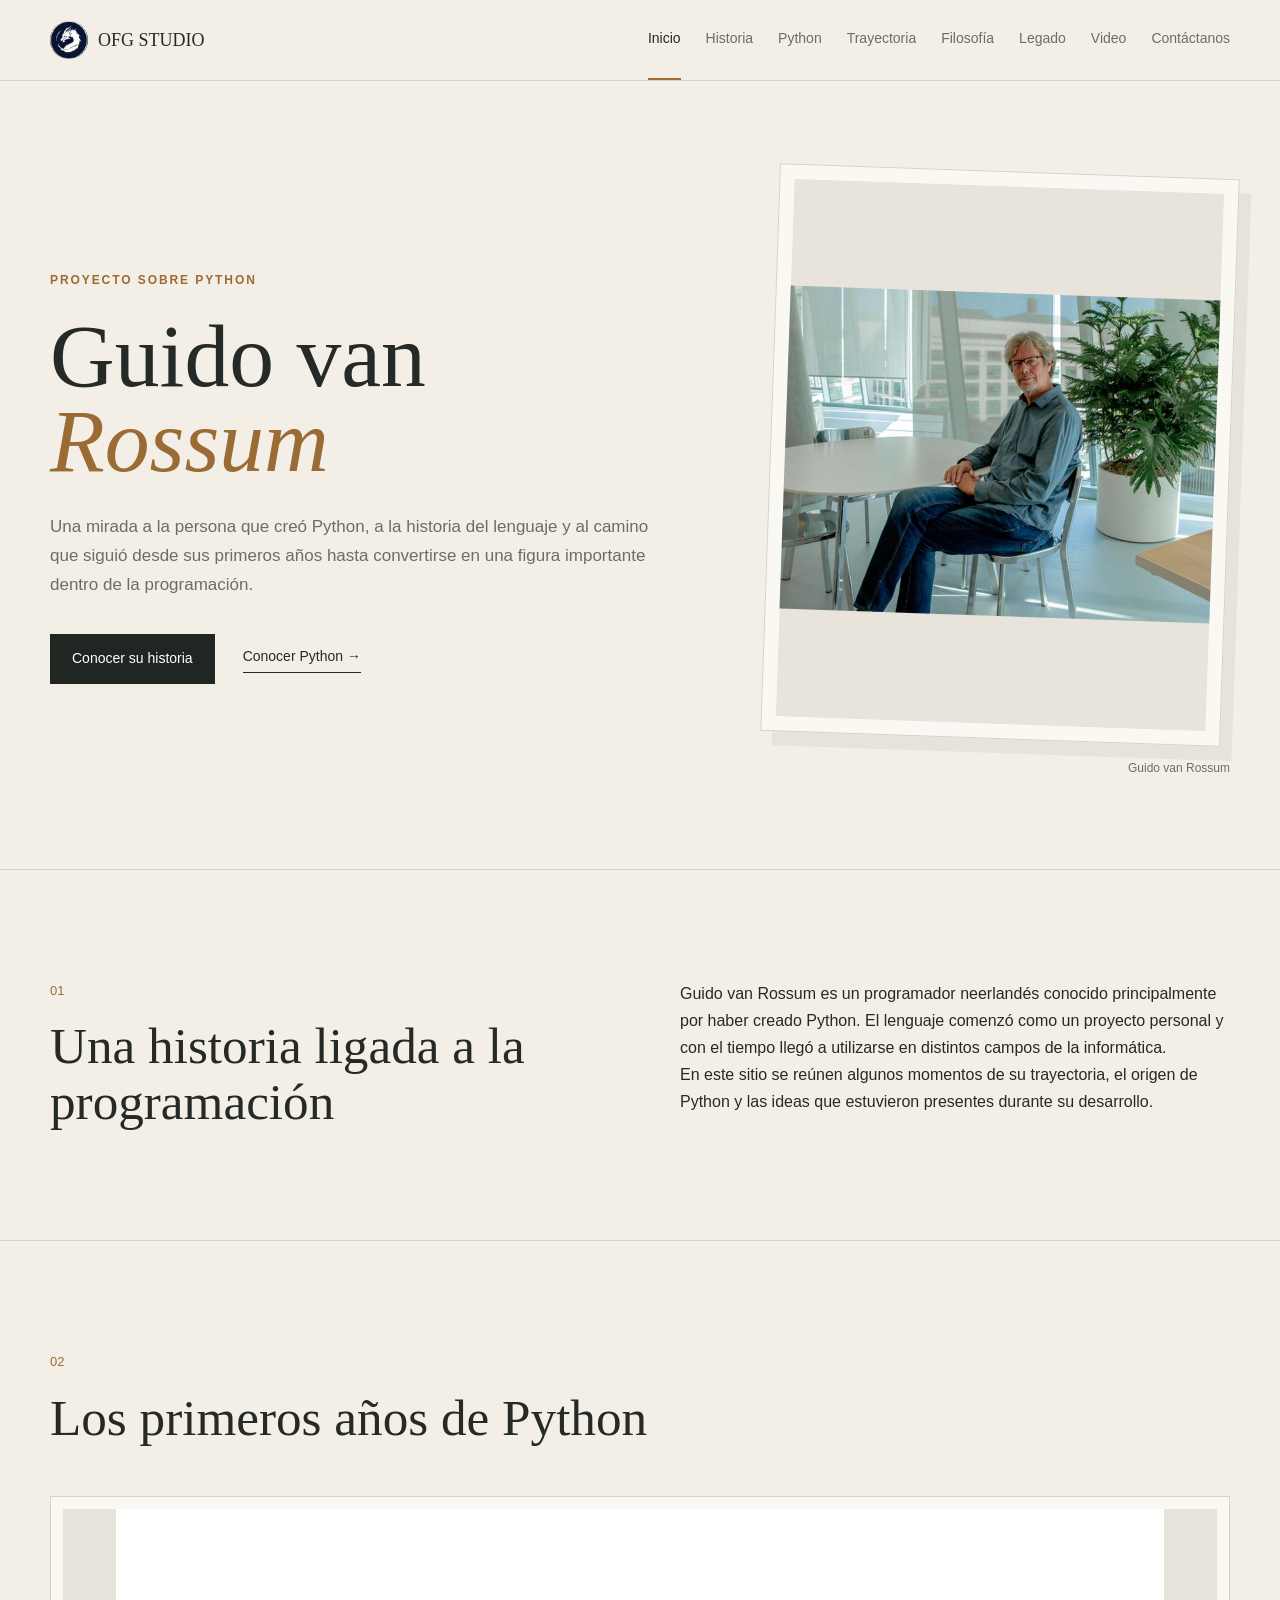
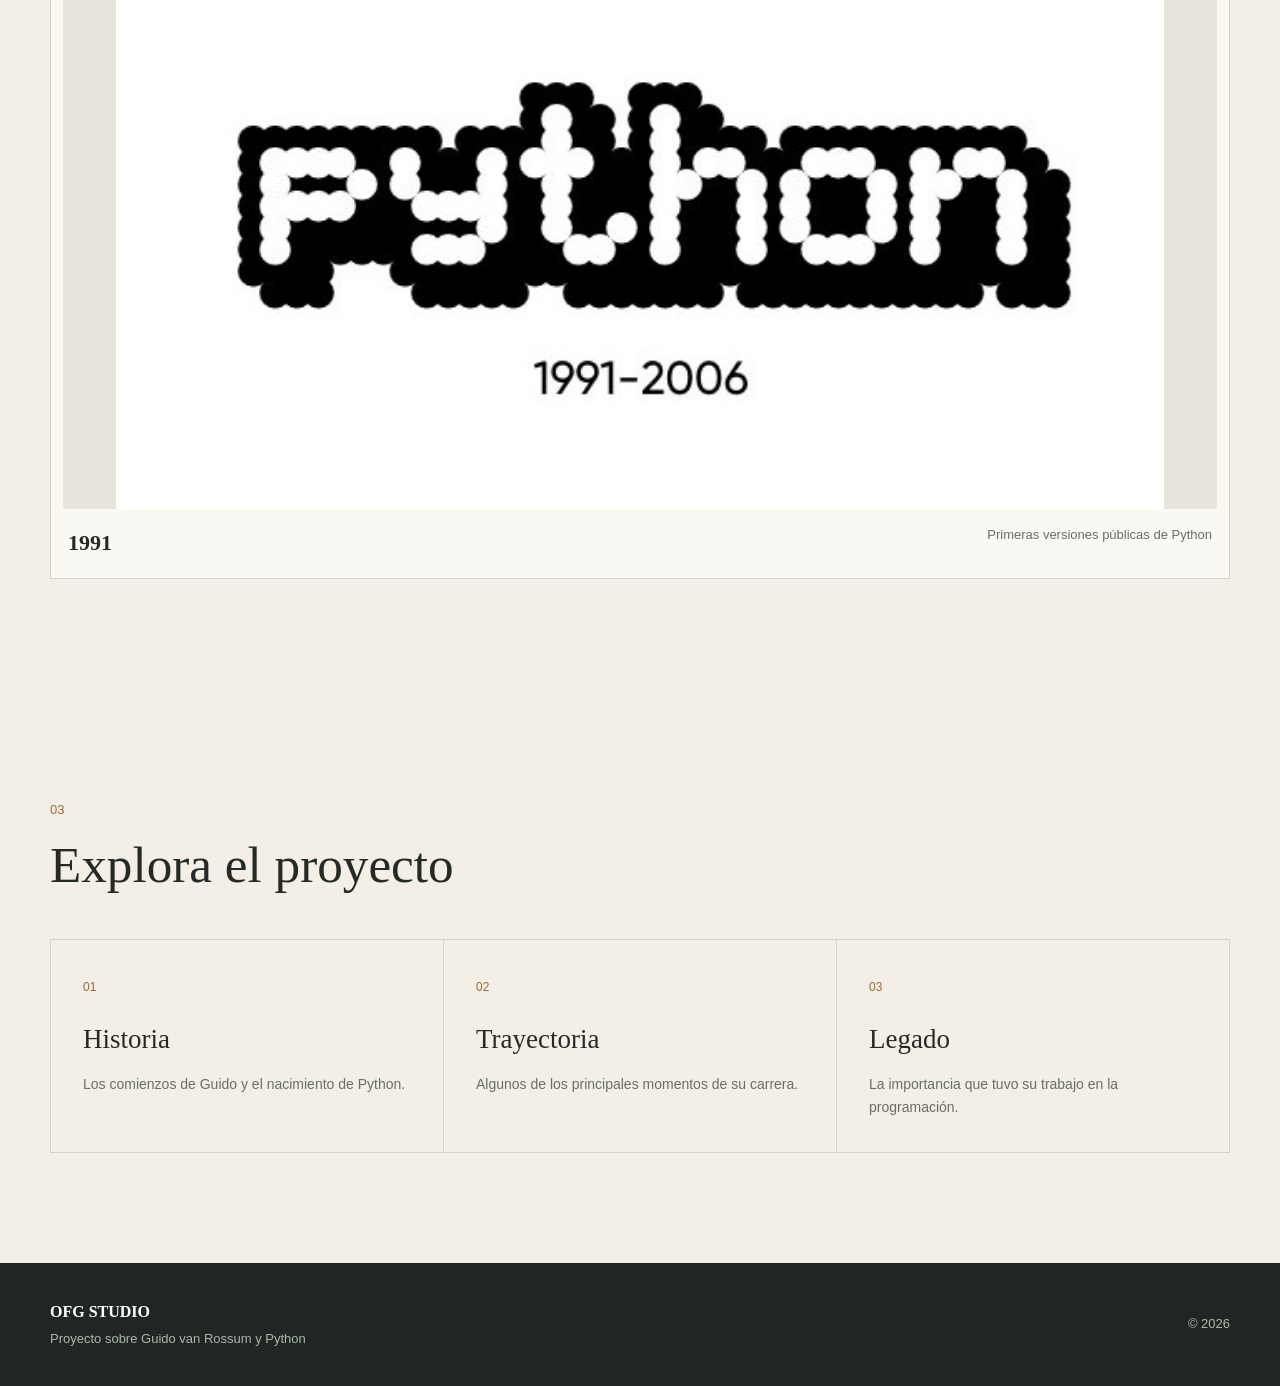
<file: index.html>
<!DOCTYPE html>
<html lang="es">
<head>
    <meta charset="UTF-8">
    <meta name="viewport" content="width=device-width, initial-scale=1.0">
    <meta name="description" content="Proyecto sobre Guido van Rossum y Python.">
    <title>Guido van Rossum | Python</title>
    <link rel="stylesheet" href="styles.css">
</head>
<body>

<header class="header">
    <div class="container nav-wrap">
        <a href="index.html" class="brand">
            <img src="imagenes/logo.jpg" alt="Logo">
            <span>OFG STUDIO</span>
        </a>

        <button class="menu-button" id="menuButton">
            <span></span>
            <span></span>
            <span></span>
        </button>

        <nav id="navigation">
            <a href="index.html" class="active">Inicio</a>
            <a href="historia.html">Historia</a>
            <a href="python.html">Python</a>
            <a href="trayectoria.html">Trayectoria</a>
            <a href="filosofia.html">Filosofía</a>
            <a href="legado.html">Legado</a>
            <a href="video.html">Video</a>
            <a href="contactanos.html">Contáctanos</a>
        </nav>
    </div>
</header>

<main>

<section class="home">
    <div class="container home-grid">
        <div class="home-text">
            <span class="small-title">PROYECTO SOBRE PYTHON</span>
            <h1>Guido van<br><em>Rossum</em></h1>
            <p>
                Una mirada a la persona que creó Python, a la historia del lenguaje
                y al camino que siguió desde sus primeros años hasta convertirse
                en una figura importante dentro de la programación.
            </p>

            <div class="home-buttons">
                <a href="historia.html" class="button">Conocer su historia</a>
                <a href="python.html" class="text-link">Conocer Python →</a>
            </div>
        </div>

        <div class="home-image">
            <div class="image-paper">
                <img src="imagenes/Guido van Rossum.jfif" alt="Guido van Rossum">
            </div>
            <span class="image-caption">Guido van Rossum</span>
        </div>
    </div>
</section>

<section class="intro">
    <div class="container two-columns">
        <div>
            <span class="section-number">01</span>
            <h2>Una historia ligada a la programación</h2>
        </div>

        <div>
            <p>
                Guido van Rossum es un programador neerlandés conocido principalmente
                por haber creado Python. El lenguaje comenzó como un proyecto personal
                y con el tiempo llegó a utilizarse en distintos campos de la informática.
            </p>
            <p>
                En este sitio se reúnen algunos momentos de su trayectoria, el origen
                de Python y las ideas que estuvieron presentes durante su desarrollo.
            </p>
        </div>
    </div>
</section>

<section class="photo-section">
    <div class="container">
        <div class="section-heading">
            <span class="section-number">02</span>
            <h2>Los primeros años de Python</h2>
        </div>

        <div class="featured-photo">
            <img src="imagenes/logo1991.jpg" alt="Primeros años de Python">
            <div class="photo-note">
                <strong>1991</strong>
                <span>Primeras versiones públicas de Python</span>
            </div>
        </div>
    </div>
</section>

<section class="quick-links">
    <div class="container">
        <div class="section-heading">
            <span class="section-number">03</span>
            <h2>Explora el proyecto</h2>
        </div>

        <div class="cards">
            <a href="historia.html" class="simple-card">
                <span>01</span>
                <h3>Historia</h3>
                <p>Los comienzos de Guido y el nacimiento de Python.</p>
            </a>

            <a href="trayectoria.html" class="simple-card">
                <span>02</span>
                <h3>Trayectoria</h3>
                <p>Algunos de los principales momentos de su carrera.</p>
            </a>

            <a href="legado.html" class="simple-card">
                <span>03</span>
                <h3>Legado</h3>
                <p>La importancia que tuvo su trabajo en la programación.</p>
            </a>
        </div>
    </div>
</section>

</main>

<footer>
    <div class="container footer-wrap">
        <div>
            <strong>OFG STUDIO</strong>
            <p>Proyecto sobre Guido van Rossum y Python</p>
        </div>
        <span>© 2026</span>
    </div>
</footer>

<script src="script.js"></script>
</body>
</html>
</file>
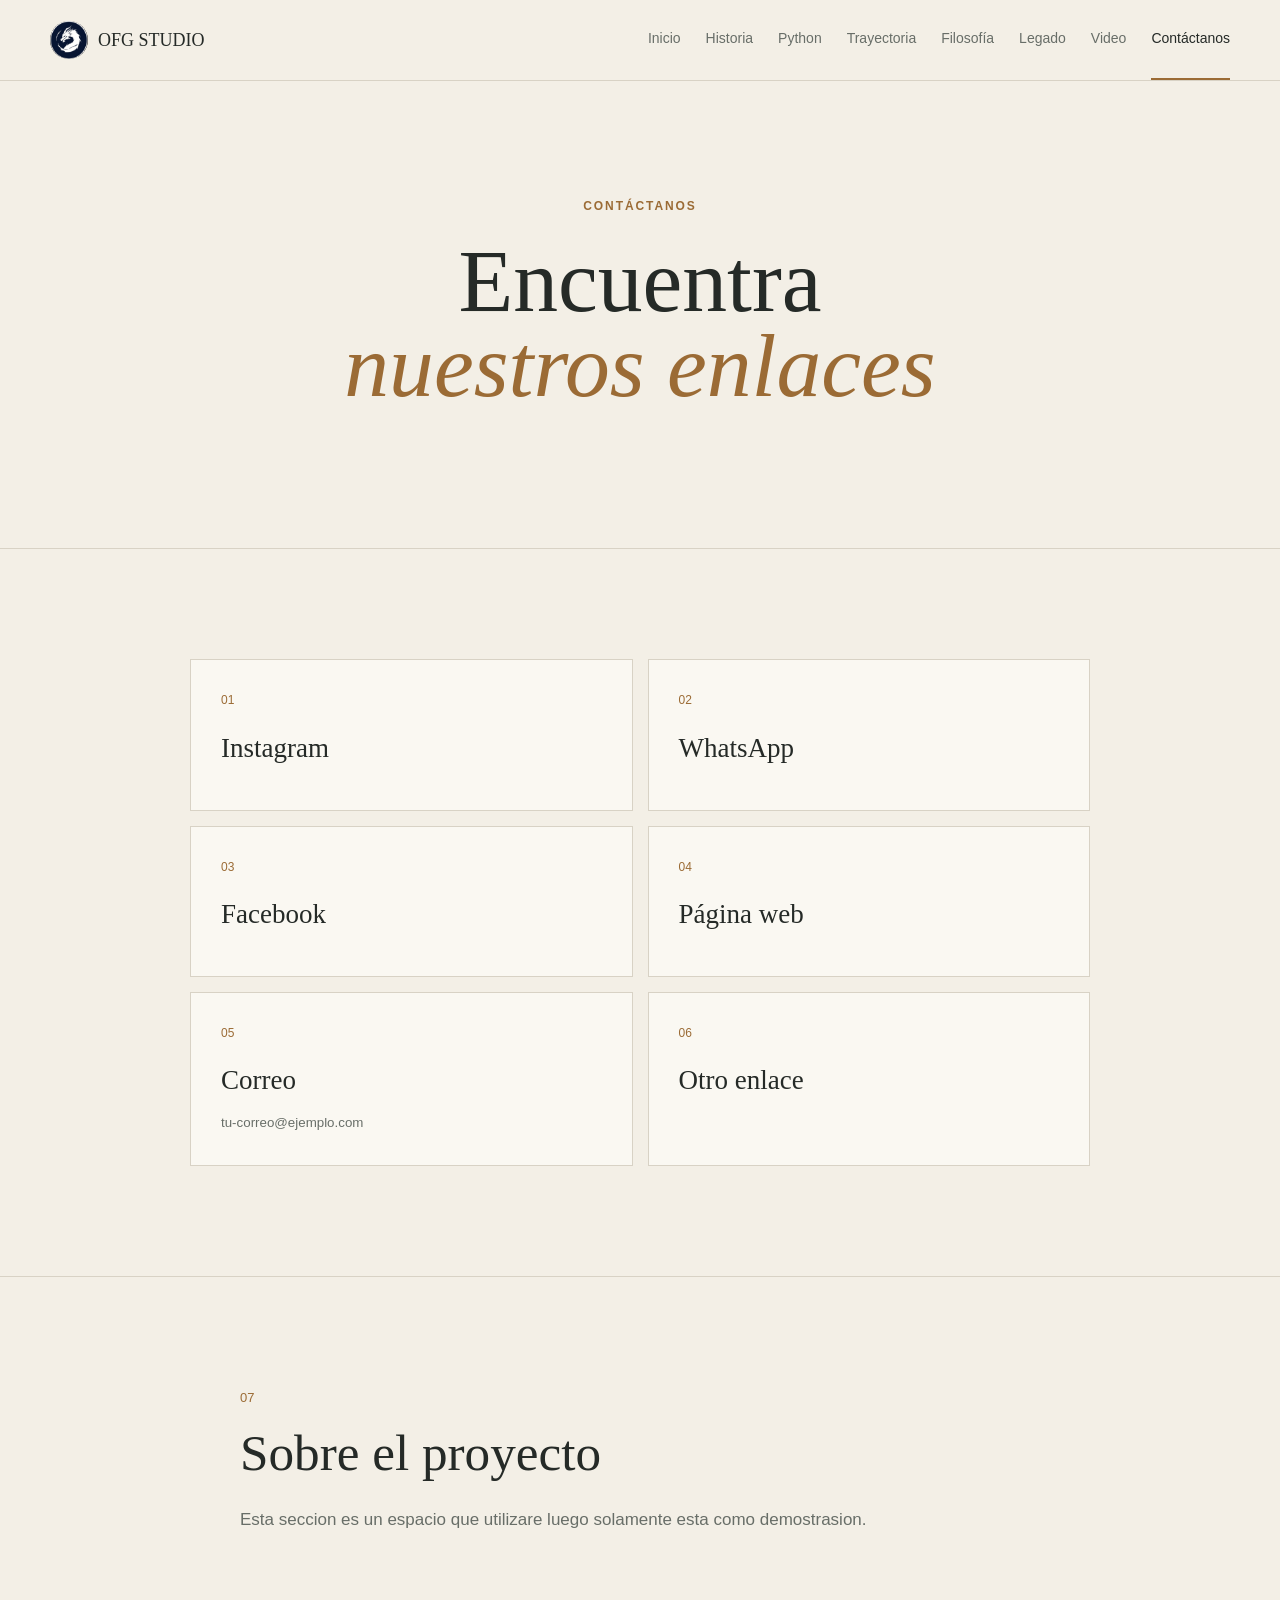
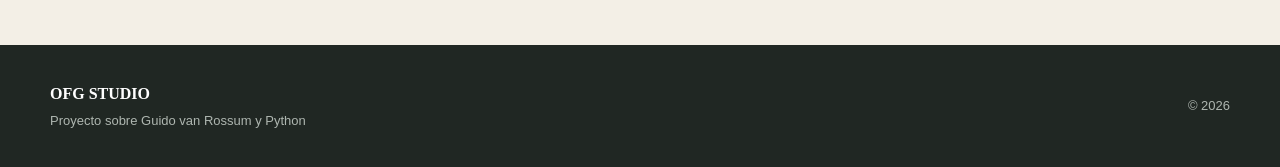
<file: contactanos.html>
<!DOCTYPE html>
<html lang="es">
<head>
    <meta charset="UTF-8">
    <meta name="viewport" content="width=device-width, initial-scale=1.0">
    <meta name="description" content="Información de contacto del proyecto.">
    <title>Contáctanos | OFG STUDIO</title>
    <link rel="stylesheet" href="styles.css">
</head>
<body>

<header class="header">
    <div class="container nav-wrap">
        <a href="index.html" class="brand">
            <img src="imagenes/logo.jpg" alt="Logo">
            <span>OFG STUDIO</span>
        </a>

        <button class="menu-button" id="menuButton">
            <span></span>
            <span></span>
            <span></span>
        </button>

        <nav id="navigation">
            <a href="index.html">Inicio</a>
            <a href="historia.html">Historia</a>
            <a href="python.html">Python</a>
            <a href="trayectoria.html">Trayectoria</a>
            <a href="filosofia.html">Filosofía</a>
            <a href="legado.html">Legado</a>
            <a href="video.html">Video</a>
            <a href="contactanos.html" class="active">Contáctanos</a>
        </nav>
    </div>
</header>

<main>

<section class="page-header simple-video-header">
    <div class="container">
        <span class="small-title">CONTÁCTANOS</span>
        <h1>Encuentra<br><em>nuestros enlaces</em></h1>
        <p>
            
        </p>
    </div>
</section>

<section class="contact-section">
    <div class="container">
        <div class="contact-grid">

            <a href="#" target="_blank" class="contact-item">
                <span>01</span>
                <strong>Instagram</strong>
                <small></small>
            </a>

            <a href="#" target="_blank" class="contact-item">
                <span>02</span>
                <strong>WhatsApp</strong>
                <small></small>
            </a>

            <a href="#" target="_blank" class="contact-item">
                <span>03</span>
                <strong>Facebook</strong>
                <small></small>
            </a>

            <a href="#" target="_blank" class="contact-item">
                <span>04</span>
                <strong>Página web</strong>
                <small></small>
            </a>

            <a href="mailto:tu-correo@ejemplo.com" class="contact-item">
                <span>05</span>
                <strong>Correo</strong>
                <small>tu-correo@ejemplo.com</small>
            </a>

            <a href="#" target="_blank" class="contact-item">
                <span>06</span>
                <strong>Otro enlace</strong>
                <small></small>
            </a>

        </div>
    </div>
</section>

<section class="content contact-bottom">
    <div class="container article">
        <span class="section-number">07</span>
        <h2>Sobre el proyecto</h2>
        <p>
            Esta seccion es un espacio que utilizare luego solamente esta como demostrasion. 
        </p>
    </div>
</section>

</main>

<footer>
    <div class="container footer-wrap">
        <div>
            <strong>OFG STUDIO</strong>
            <p>Proyecto sobre Guido van Rossum y Python</p>
        </div>
        <span>© 2026</span>
    </div>
</footer>

<script src="script.js"></script>
</body>
</html>
</file>
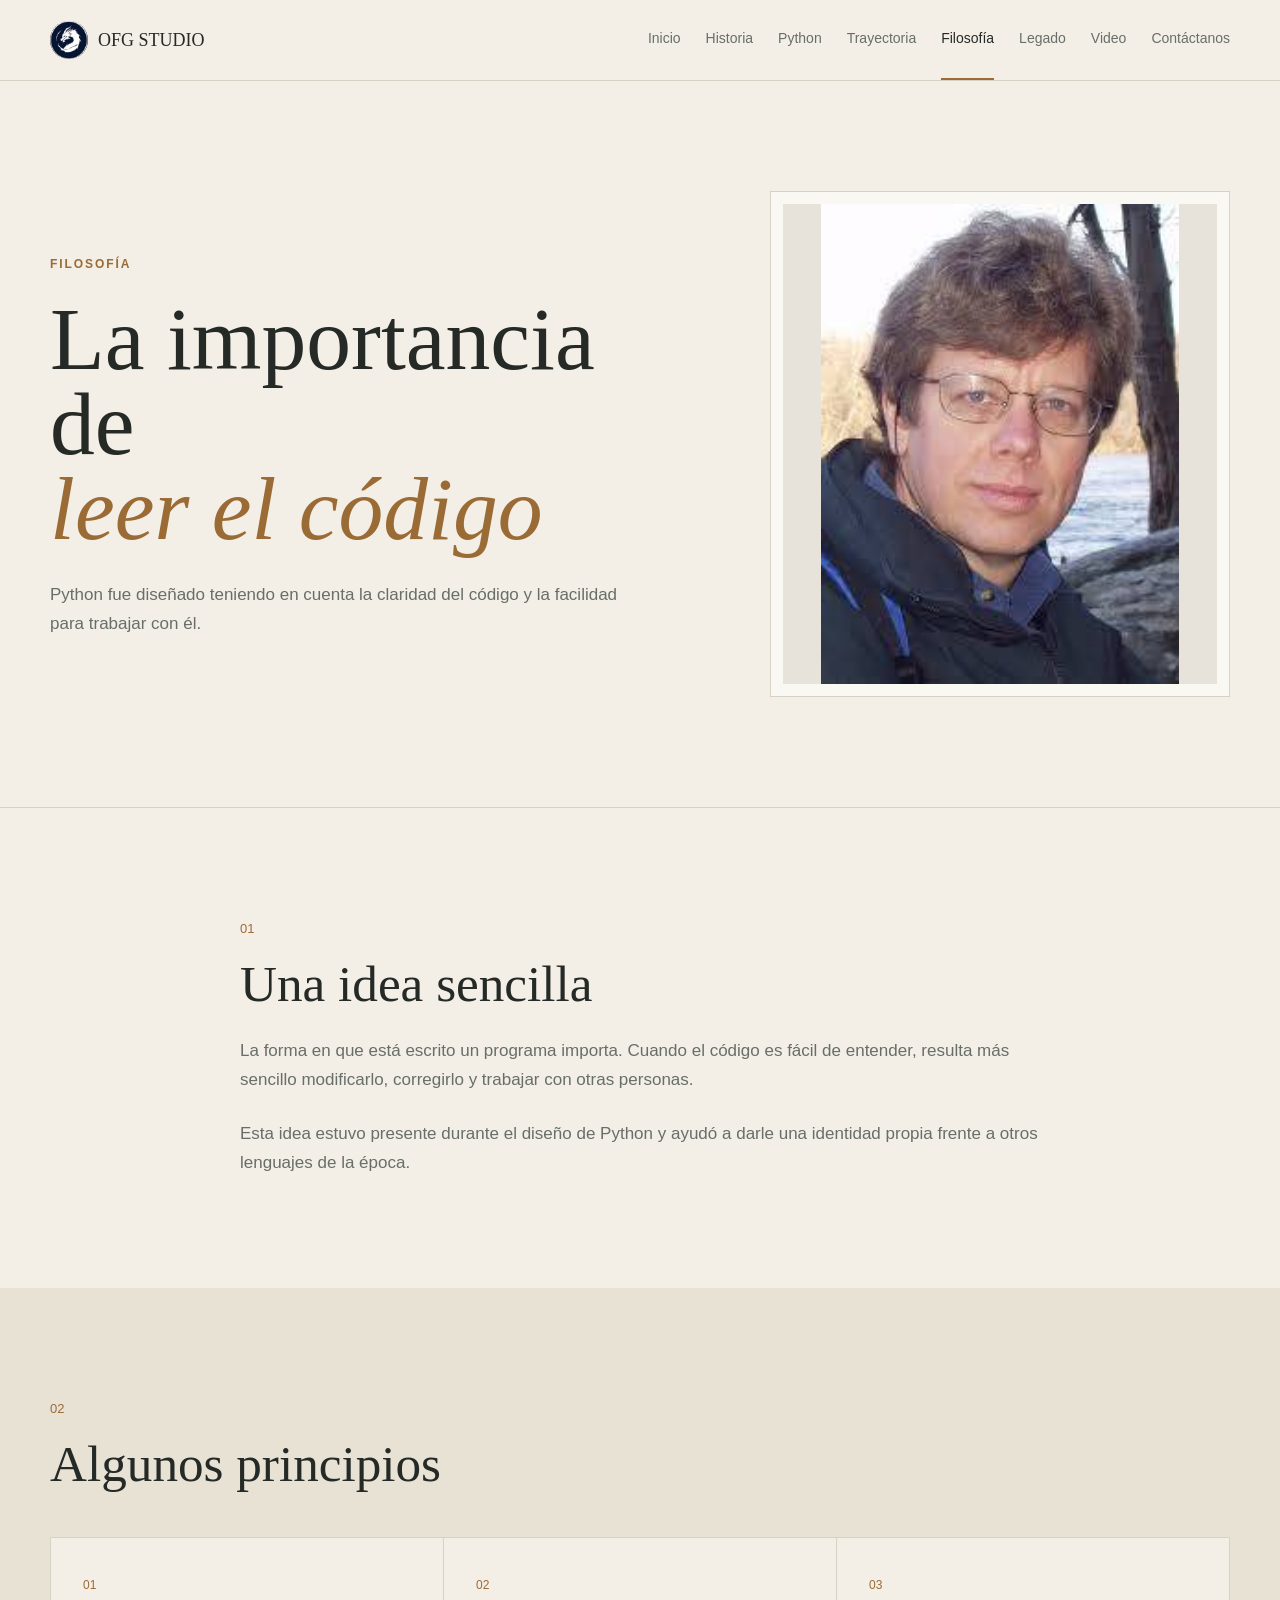
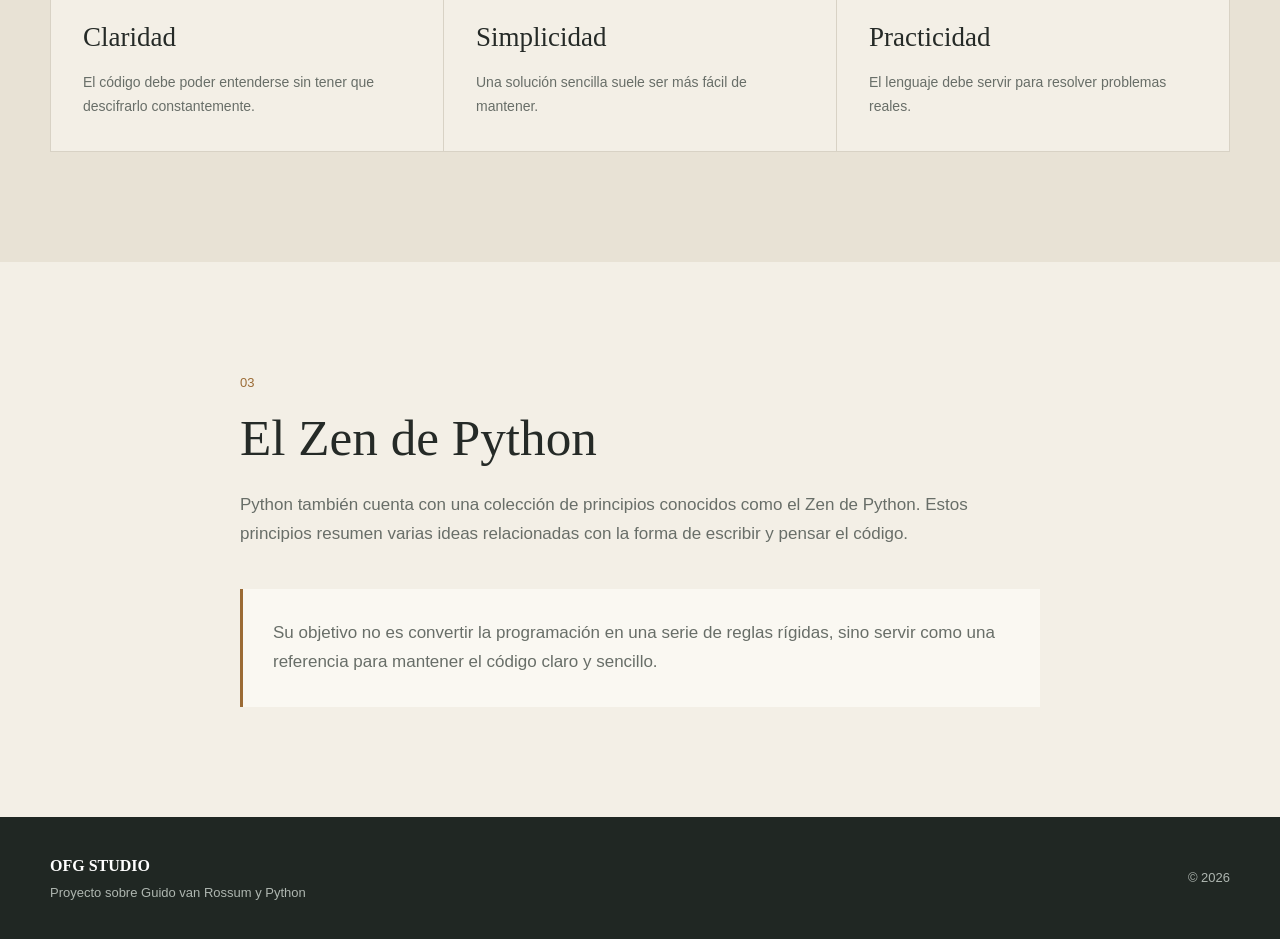
<file: filosofia.html>
<!DOCTYPE html>
<html lang="es">
<head>
    <meta charset="UTF-8">
    <meta name="viewport" content="width=device-width, initial-scale=1.0">
    <meta name="description" content="Filosofía y principios relacionados con Python.">
    <title>Filosofía | Python</title>
    <link rel="stylesheet" href="styles.css">
</head>
<body>

<header class="header">
    <div class="container nav-wrap">
        <a href="index.html" class="brand">
            <img src="imagenes/logo.jpg" alt="Logo">
            <span>OFG STUDIO</span>
        </a>

        <button class="menu-button" id="menuButton">
            <span></span>
            <span></span>
            <span></span>
        </button>

        <nav id="navigation">
            <a href="index.html">Inicio</a>
            <a href="historia.html">Historia</a>
            <a href="python.html">Python</a>
            <a href="trayectoria.html">Trayectoria</a>
            <a href="filosofia.html" class="active">Filosofía</a>
            <a href="legado.html">Legado</a>
            <a href="video.html">Video</a>
            <a href="contactanos.html">Contáctanos</a>
        </nav>
    </div>
</header>

<main>

<section class="page-header">
    <div class="container page-header-grid">
        <div>
            <span class="small-title">FILOSOFÍA</span>
            <h1>La importancia de<br><em>leer el código</em></h1>
            <p>
                Python fue diseñado teniendo en cuenta la claridad del código
                y la facilidad para trabajar con él.
            </p>
        </div>

        <div class="page-image">
            <img src="imagenes/primerosjoven.jpeg" alt="Guido van Rossum">
        </div>
    </div>
</section>

<section class="content">
    <div class="container article">
        <span class="section-number">01</span>
        <h2>Una idea sencilla</h2>

        <p>
            La forma en que está escrito un programa importa. Cuando el código
            es fácil de entender, resulta más sencillo modificarlo, corregirlo
            y trabajar con otras personas.
        </p>

        <p>
            Esta idea estuvo presente durante el diseño de Python y ayudó a darle
            una identidad propia frente a otros lenguajes de la época.
        </p>
    </div>
</section>

<section class="cream-section">
    <div class="container">
        <div class="section-heading">
            <span class="section-number">02</span>
            <h2>Algunos principios</h2>
        </div>

        <div class="cards">
            <article class="simple-card">
                <span>01</span>
                <h3>Claridad</h3>
                <p>El código debe poder entenderse sin tener que descifrarlo constantemente.</p>
            </article>

            <article class="simple-card">
                <span>02</span>
                <h3>Simplicidad</h3>
                <p>Una solución sencilla suele ser más fácil de mantener.</p>
            </article>

            <article class="simple-card">
                <span>03</span>
                <h3>Practicidad</h3>
                <p>El lenguaje debe servir para resolver problemas reales.</p>
            </article>
        </div>
    </div>
</section>

<section class="content">
    <div class="container article">
        <span class="section-number">03</span>
        <h2>El Zen de Python</h2>

        <p>
            Python también cuenta con una colección de principios conocidos como
            el Zen de Python. Estos principios resumen varias ideas relacionadas
            con la forma de escribir y pensar el código.
        </p>

        <div class="quote-box">
            <p>
                Su objetivo no es convertir la programación en una serie de reglas
                rígidas, sino servir como una referencia para mantener el código
                claro y sencillo.
            </p>
        </div>
    </div>
</section>

</main>

<footer>
    <div class="container footer-wrap">
        <div>
            <strong>OFG STUDIO</strong>
            <p>Proyecto sobre Guido van Rossum y Python</p>
        </div>
        <span>© 2026</span>
    </div>
</footer>

<script src="script.js"></script>
</body>
</html>
</file>
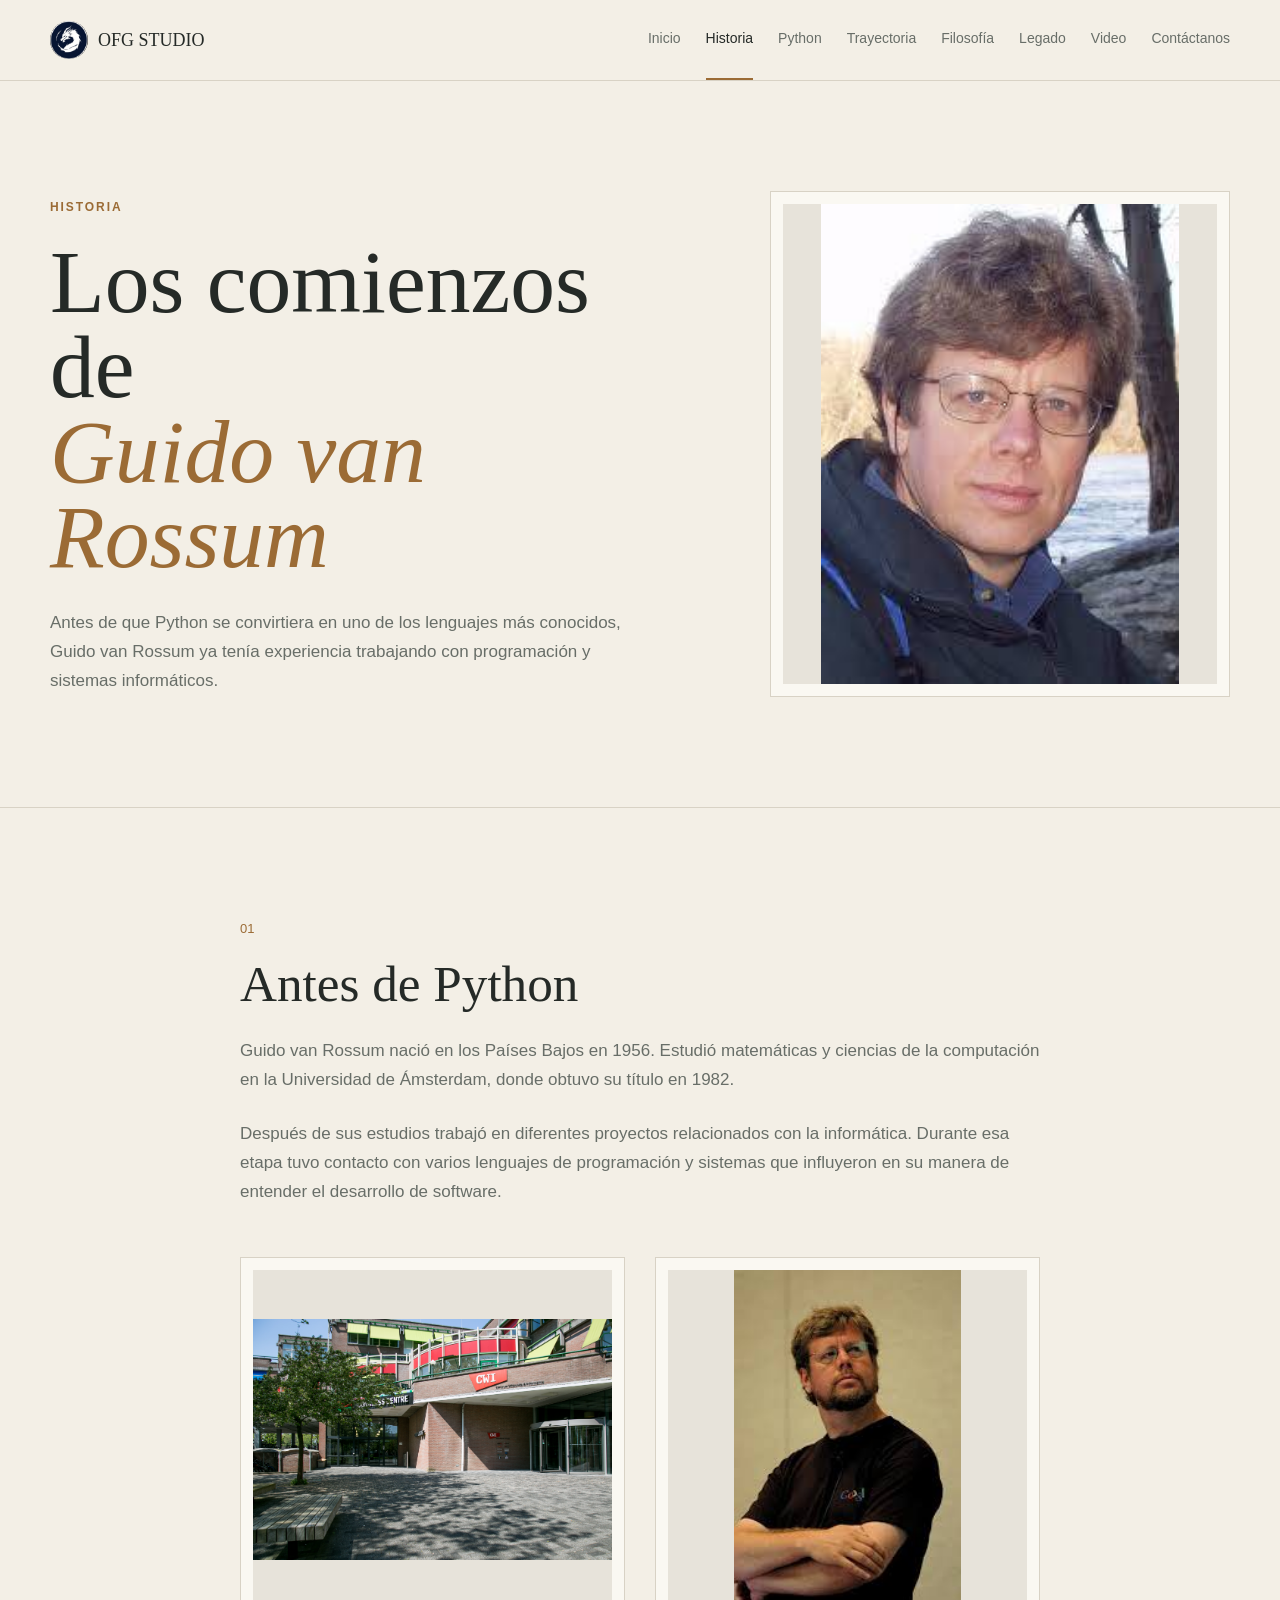
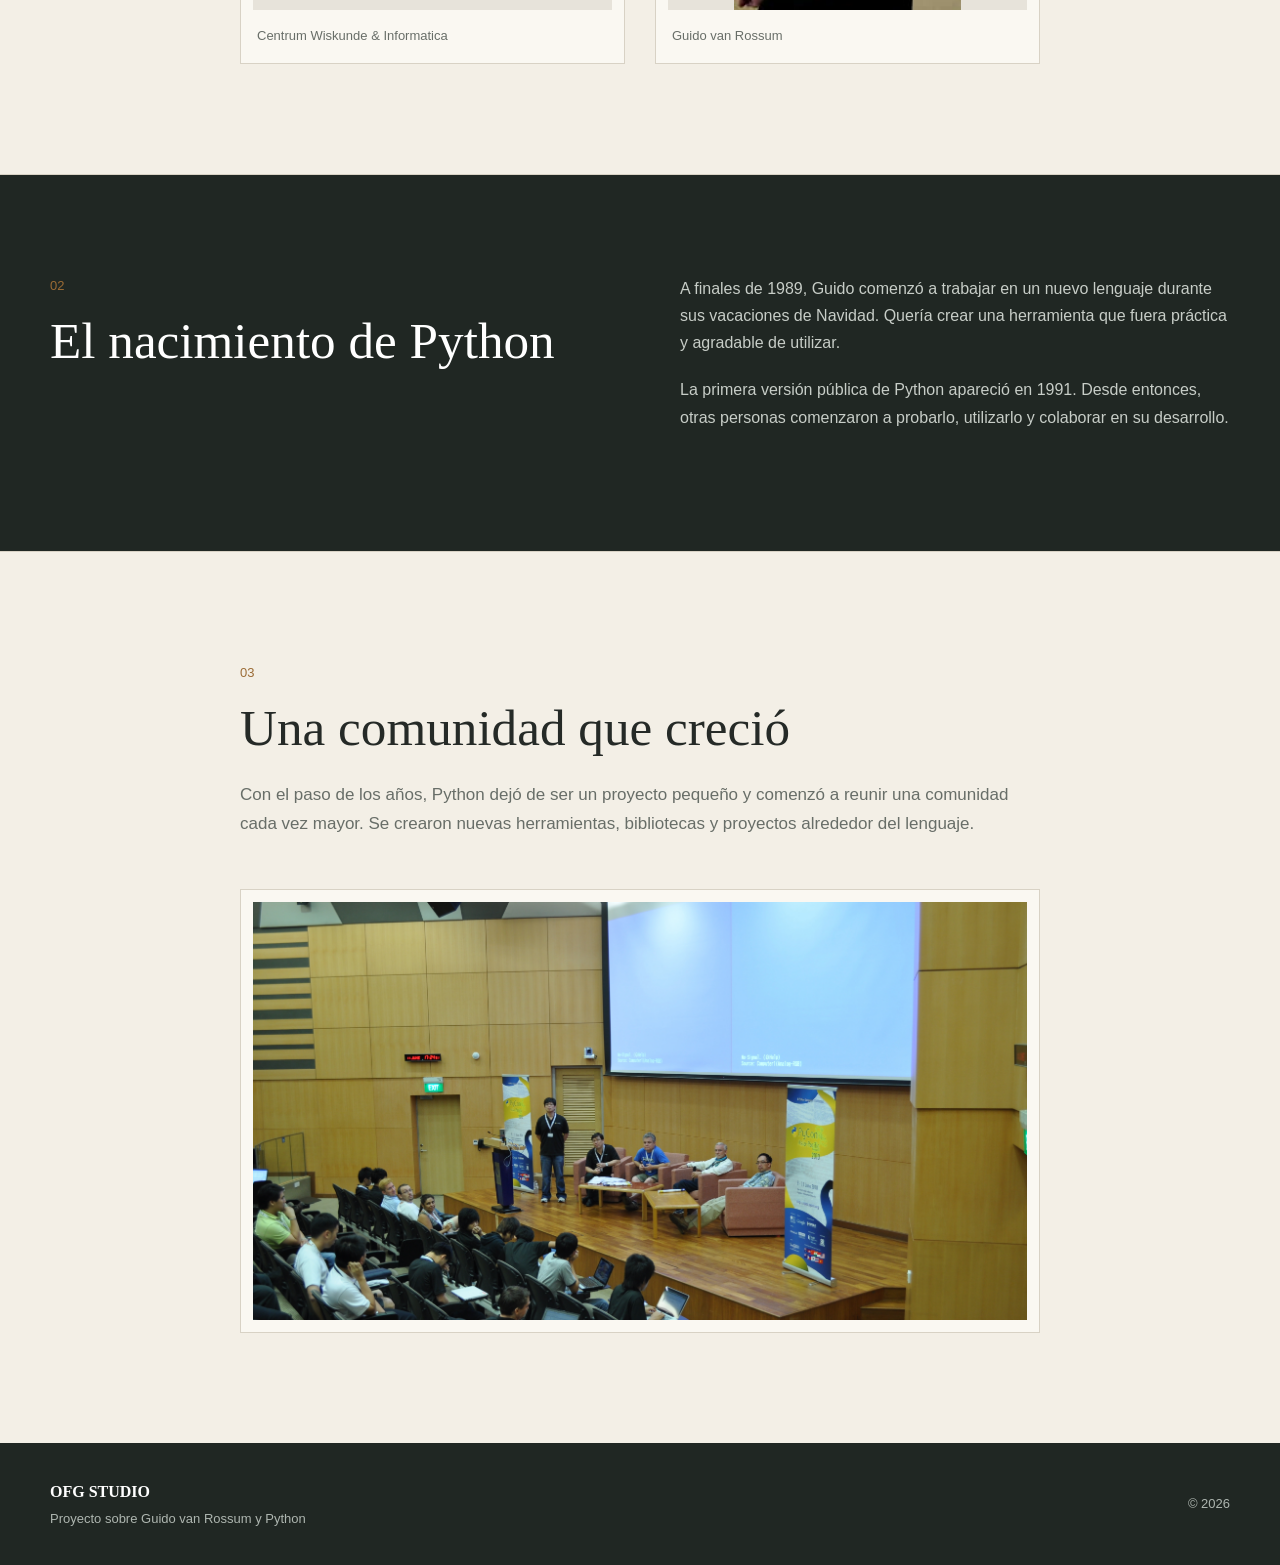
<file: historia.html>
<!DOCTYPE html>
<html lang="es">
<head>
    <meta charset="UTF-8">
    <meta name="viewport" content="width=device-width, initial-scale=1.0">
    <meta name="description" content="Historia de Guido van Rossum y los comienzos de Python.">
    <title>Historia | Guido van Rossum</title>
    <link rel="stylesheet" href="styles.css">
</head>
<body>

<header class="header">
    <div class="container nav-wrap">
        <a href="index.html" class="brand">
            <img src="imagenes/logo.jpg" alt="Logo">
            <span>OFG STUDIO</span>
        </a>

        <button class="menu-button" id="menuButton">
            <span></span>
            <span></span>
            <span></span>
        </button>

        <nav id="navigation">
            <a href="index.html">Inicio</a>
            <a href="historia.html" class="active">Historia</a>
            <a href="python.html">Python</a>
            <a href="trayectoria.html">Trayectoria</a>
            <a href="filosofia.html">Filosofía</a>
            <a href="legado.html">Legado</a>
            <a href="video.html">Video</a>
            <a href="contactanos.html">Contáctanos</a>
        </nav>
    </div>
</header>

<main>

<section class="page-header">
    <div class="container page-header-grid">
        <div>
            <span class="small-title">HISTORIA</span>
            <h1>Los comienzos de<br><em>Guido van Rossum</em></h1>
            <p>
                Antes de que Python se convirtiera en uno de los lenguajes más conocidos,
                Guido van Rossum ya tenía experiencia trabajando con programación y
                sistemas informáticos.
            </p>
        </div>

        <div class="page-image">
            <img src="imagenes/primerosjoven.jpeg" alt="Guido van Rossum en su juventud">
        </div>
    </div>
</section>

<section class="content">
    <div class="container article">
        <span class="section-number">01</span>
        <h2>Antes de Python</h2>

        <p>
            Guido van Rossum nació en los Países Bajos en 1956. Estudió matemáticas
            y ciencias de la computación en la Universidad de Ámsterdam, donde obtuvo
            su título en 1982.
        </p>

        <p>
            Después de sus estudios trabajó en diferentes proyectos relacionados con
            la informática. Durante esa etapa tuvo contacto con varios lenguajes de
            programación y sistemas que influyeron en su manera de entender el desarrollo
            de software.
        </p>

        <div class="image-row">
            <div class="image-card">
                <img src="imagenes/CWI.jpg" alt="CWI">
                <span>Centrum Wiskunde & Informatica</span>
            </div>

            <div class="image-card">
                <img src="imagenes/guido van.jpg" alt="Guido van Rossum">
                <span>Guido van Rossum</span>
            </div>
        </div>
    </div>
</section>

<section class="dark-section">
    <div class="container two-columns">
        <div>
            <span class="section-number">02</span>
            <h2>El nacimiento de Python</h2>
        </div>

        <div>
            <p>
                A finales de 1989, Guido comenzó a trabajar en un nuevo lenguaje
                durante sus vacaciones de Navidad. Quería crear una herramienta
                que fuera práctica y agradable de utilizar.
            </p>

            <p>
                La primera versión pública de Python apareció en 1991. Desde entonces,
                otras personas comenzaron a probarlo, utilizarlo y colaborar en su desarrollo.
            </p>
        </div>
    </div>
</section>

<section class="content">
    <div class="container article">
        <span class="section-number">03</span>
        <h2>Una comunidad que creció</h2>

        <p>
            Con el paso de los años, Python dejó de ser un proyecto pequeño y comenzó
            a reunir una comunidad cada vez mayor. Se crearon nuevas herramientas,
            bibliotecas y proyectos alrededor del lenguaje.
        </p>

        <div class="featured-photo">
            <img src="imagenes/comunidad.jpg" alt="Comunidad de Python">
        </div>
    </div>
</section>

</main>

<footer>
    <div class="container footer-wrap">
        <div>
            <strong>OFG STUDIO</strong>
            <p>Proyecto sobre Guido van Rossum y Python</p>
        </div>
        <span>© 2026</span>
    </div>
</footer>

<script src="script.js"></script>
</body>
</html>
</file>
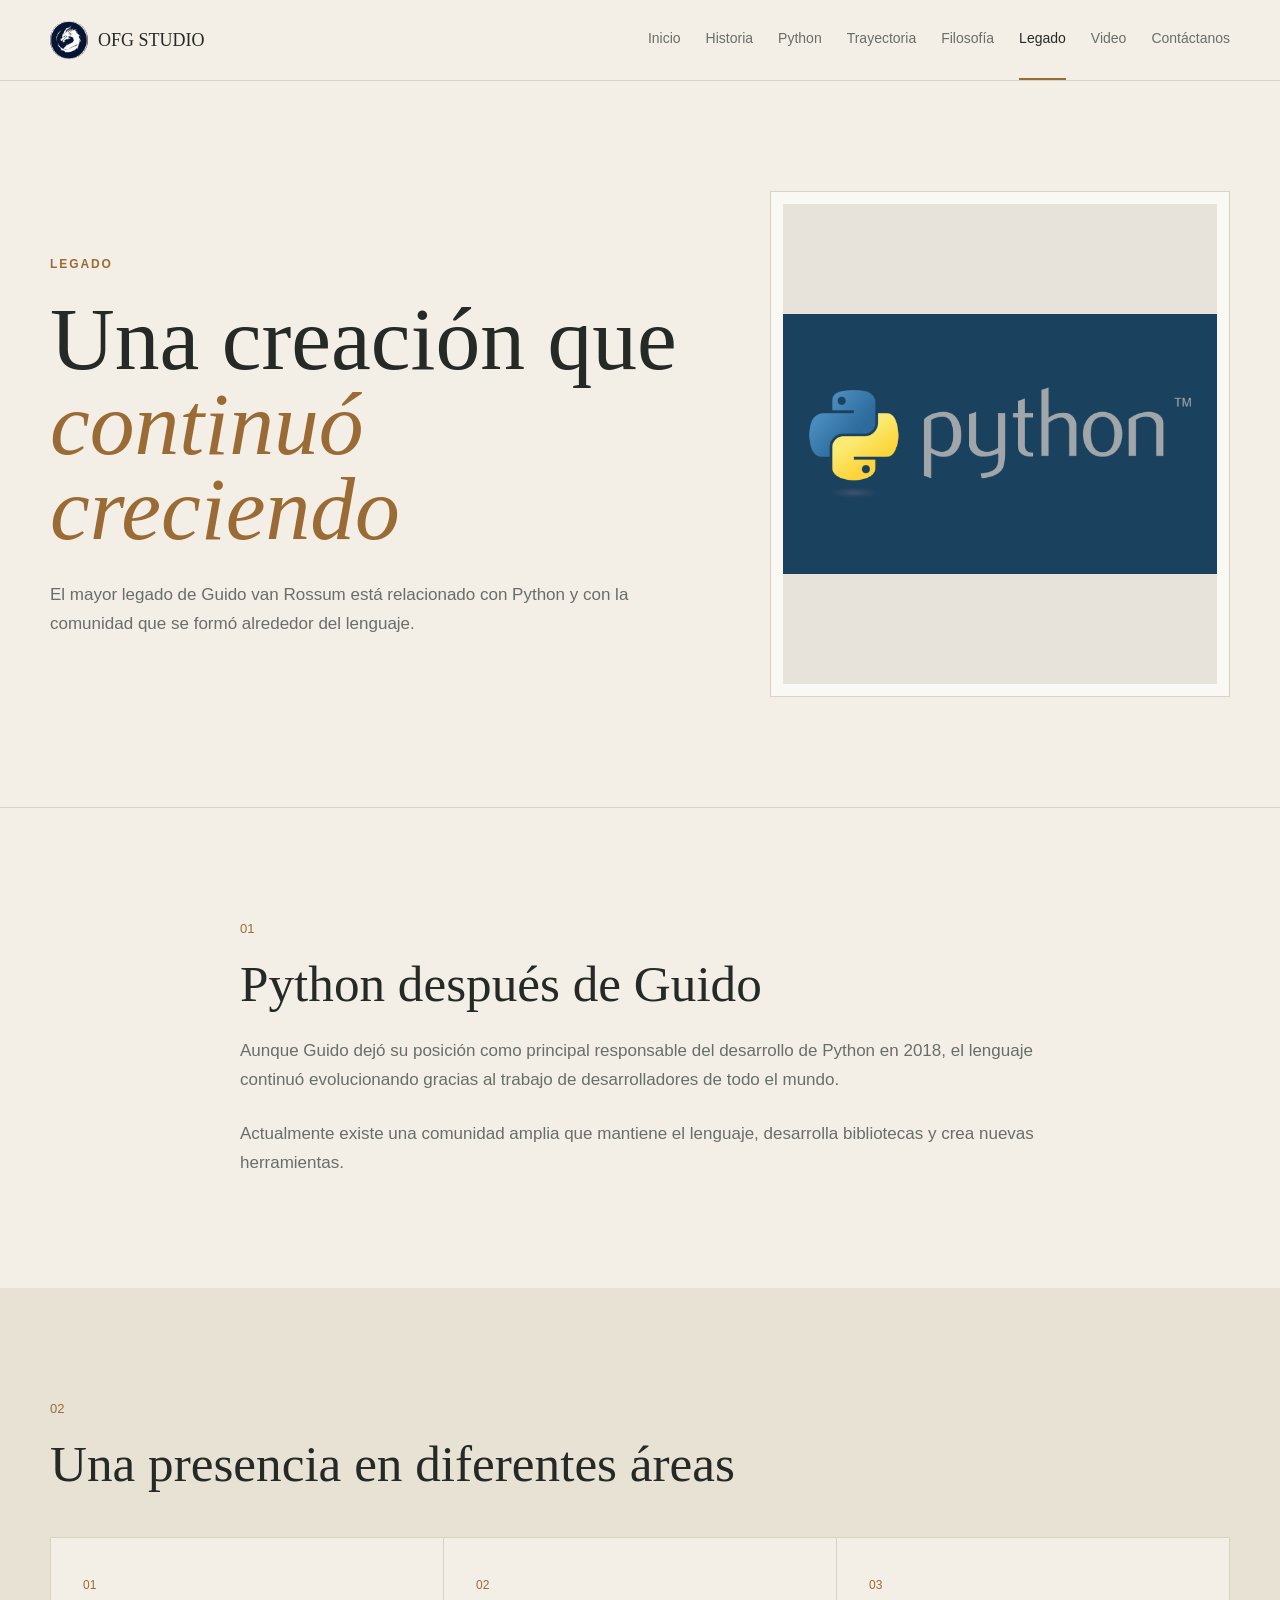
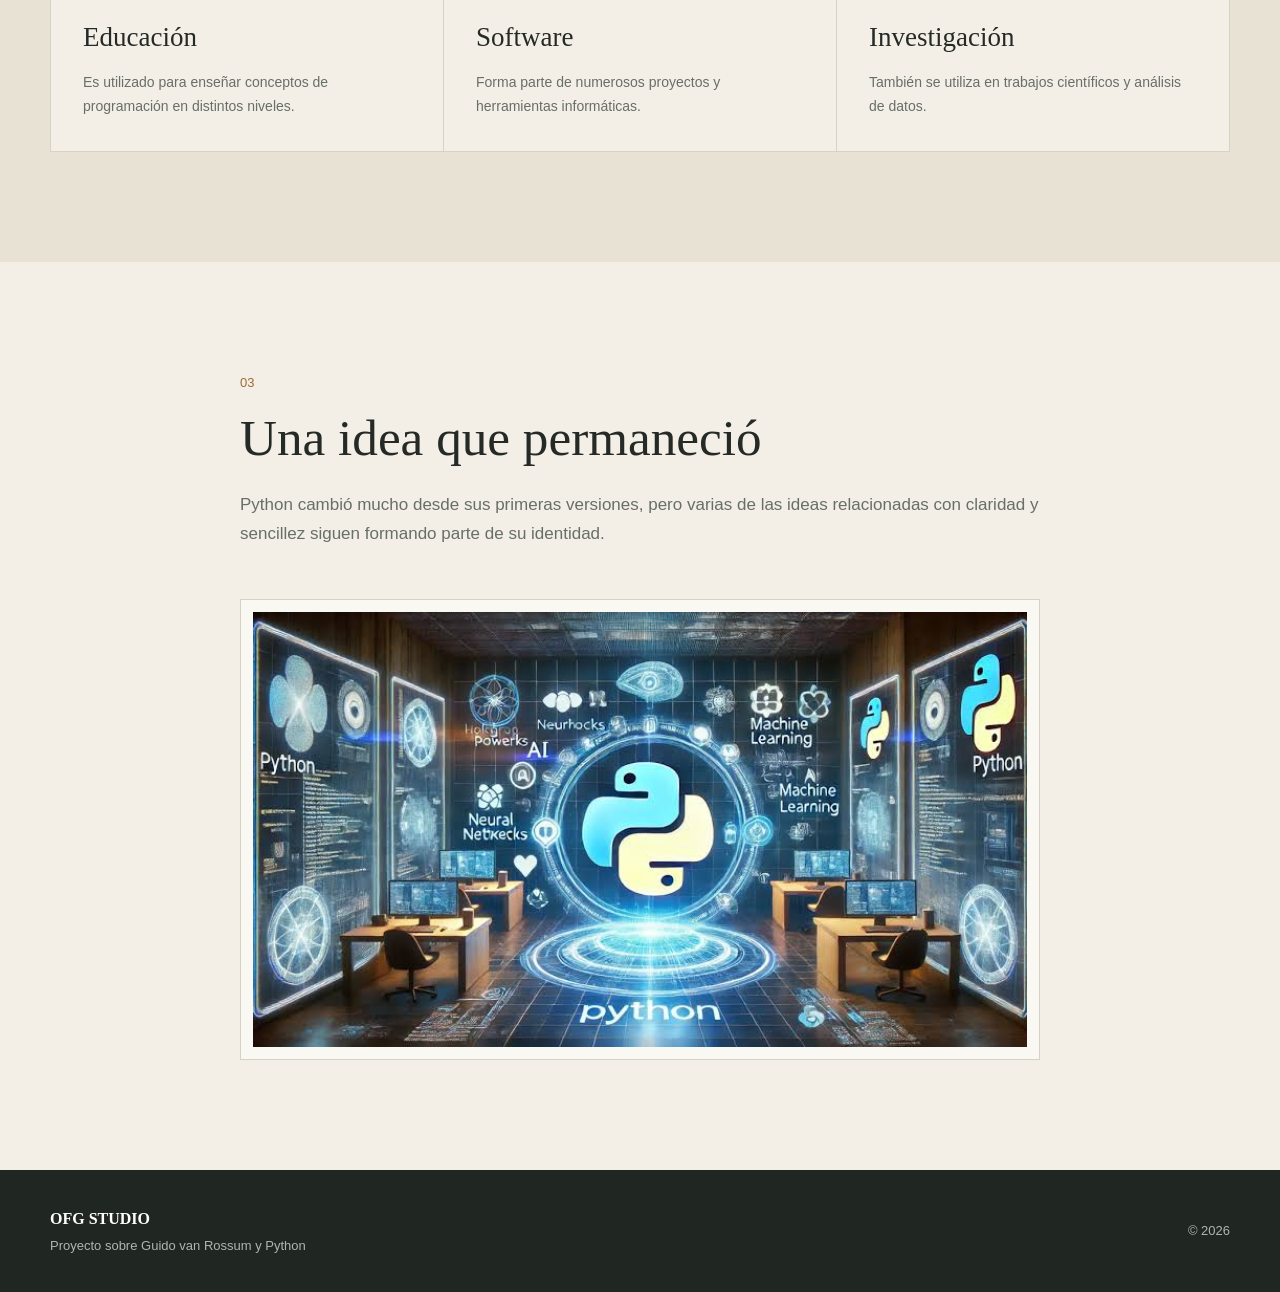
<file: legado.html>
<!DOCTYPE html>
<html lang="es">
<head>
    <meta charset="UTF-8">
    <meta name="viewport" content="width=device-width, initial-scale=1.0">
    <meta name="description" content="Legado de Guido van Rossum y Python.">
    <title>Legado | Guido van Rossum</title>
    <link rel="stylesheet" href="styles.css">
</head>
<body>

<header class="header">
    <div class="container nav-wrap">
        <a href="index.html" class="brand">
            <img src="imagenes/logo.jpg" alt="Logo">
            <span>OFG STUDIO</span>
        </a>

        <button class="menu-button" id="menuButton">
            <span></span>
            <span></span>
            <span></span>
        </button>

        <nav id="navigation">
            <a href="index.html">Inicio</a>
            <a href="historia.html">Historia</a>
            <a href="python.html">Python</a>
            <a href="trayectoria.html">Trayectoria</a>
            <a href="filosofia.html">Filosofía</a>
            <a href="legado.html" class="active">Legado</a>
            <a href="video.html">Video</a>
            <a href="contactanos.html">Contáctanos</a>
        </nav>
    </div>
</header>

<main>

<section class="page-header">
    <div class="container page-header-grid">
        <div>
            <span class="small-title">LEGADO</span>
            <h1>Una creación que<br><em>continuó creciendo</em></h1>
            <p>
                El mayor legado de Guido van Rossum está relacionado con Python
                y con la comunidad que se formó alrededor del lenguaje.
            </p>
        </div>

        <div class="page-image contain">
            <img src="imagenes/python-logo.png" alt="Logo de Python">
        </div>
    </div>
</section>

<section class="content">
    <div class="container article">
        <span class="section-number">01</span>
        <h2>Python después de Guido</h2>

        <p>
            Aunque Guido dejó su posición como principal responsable del desarrollo
            de Python en 2018, el lenguaje continuó evolucionando gracias al trabajo
            de desarrolladores de todo el mundo.
        </p>

        <p>
            Actualmente existe una comunidad amplia que mantiene el lenguaje,
            desarrolla bibliotecas y crea nuevas herramientas.
        </p>
    </div>
</section>

<section class="cream-section">
    <div class="container">
        <div class="section-heading">
            <span class="section-number">02</span>
            <h2>Una presencia en diferentes áreas</h2>
        </div>

        <div class="cards">
            <article class="simple-card">
                <span>01</span>
                <h3>Educación</h3>
                <p>Es utilizado para enseñar conceptos de programación en distintos niveles.</p>
            </article>

            <article class="simple-card">
                <span>02</span>
                <h3>Software</h3>
                <p>Forma parte de numerosos proyectos y herramientas informáticas.</p>
            </article>

            <article class="simple-card">
                <span>03</span>
                <h3>Investigación</h3>
                <p>También se utiliza en trabajos científicos y análisis de datos.</p>
            </article>
        </div>
    </div>
</section>

<section class="content">
    <div class="container article">
        <span class="section-number">03</span>
        <h2>Una idea que permaneció</h2>

        <p>
            Python cambió mucho desde sus primeras versiones, pero varias de las
            ideas relacionadas con claridad y sencillez siguen formando parte
            de su identidad.
        </p>

        <div class="featured-photo">
            <img src="imagenes/actualidad.jfif" alt="Python en la actualidad">
        </div>
    </div>
</section>

</main>

<footer>
    <div class="container footer-wrap">
        <div>
            <strong>OFG STUDIO</strong>
            <p>Proyecto sobre Guido van Rossum y Python</p>
        </div>
        <span>© 2026</span>
    </div>
</footer>

<script src="script.js"></script>
</body>
</html>
</file>
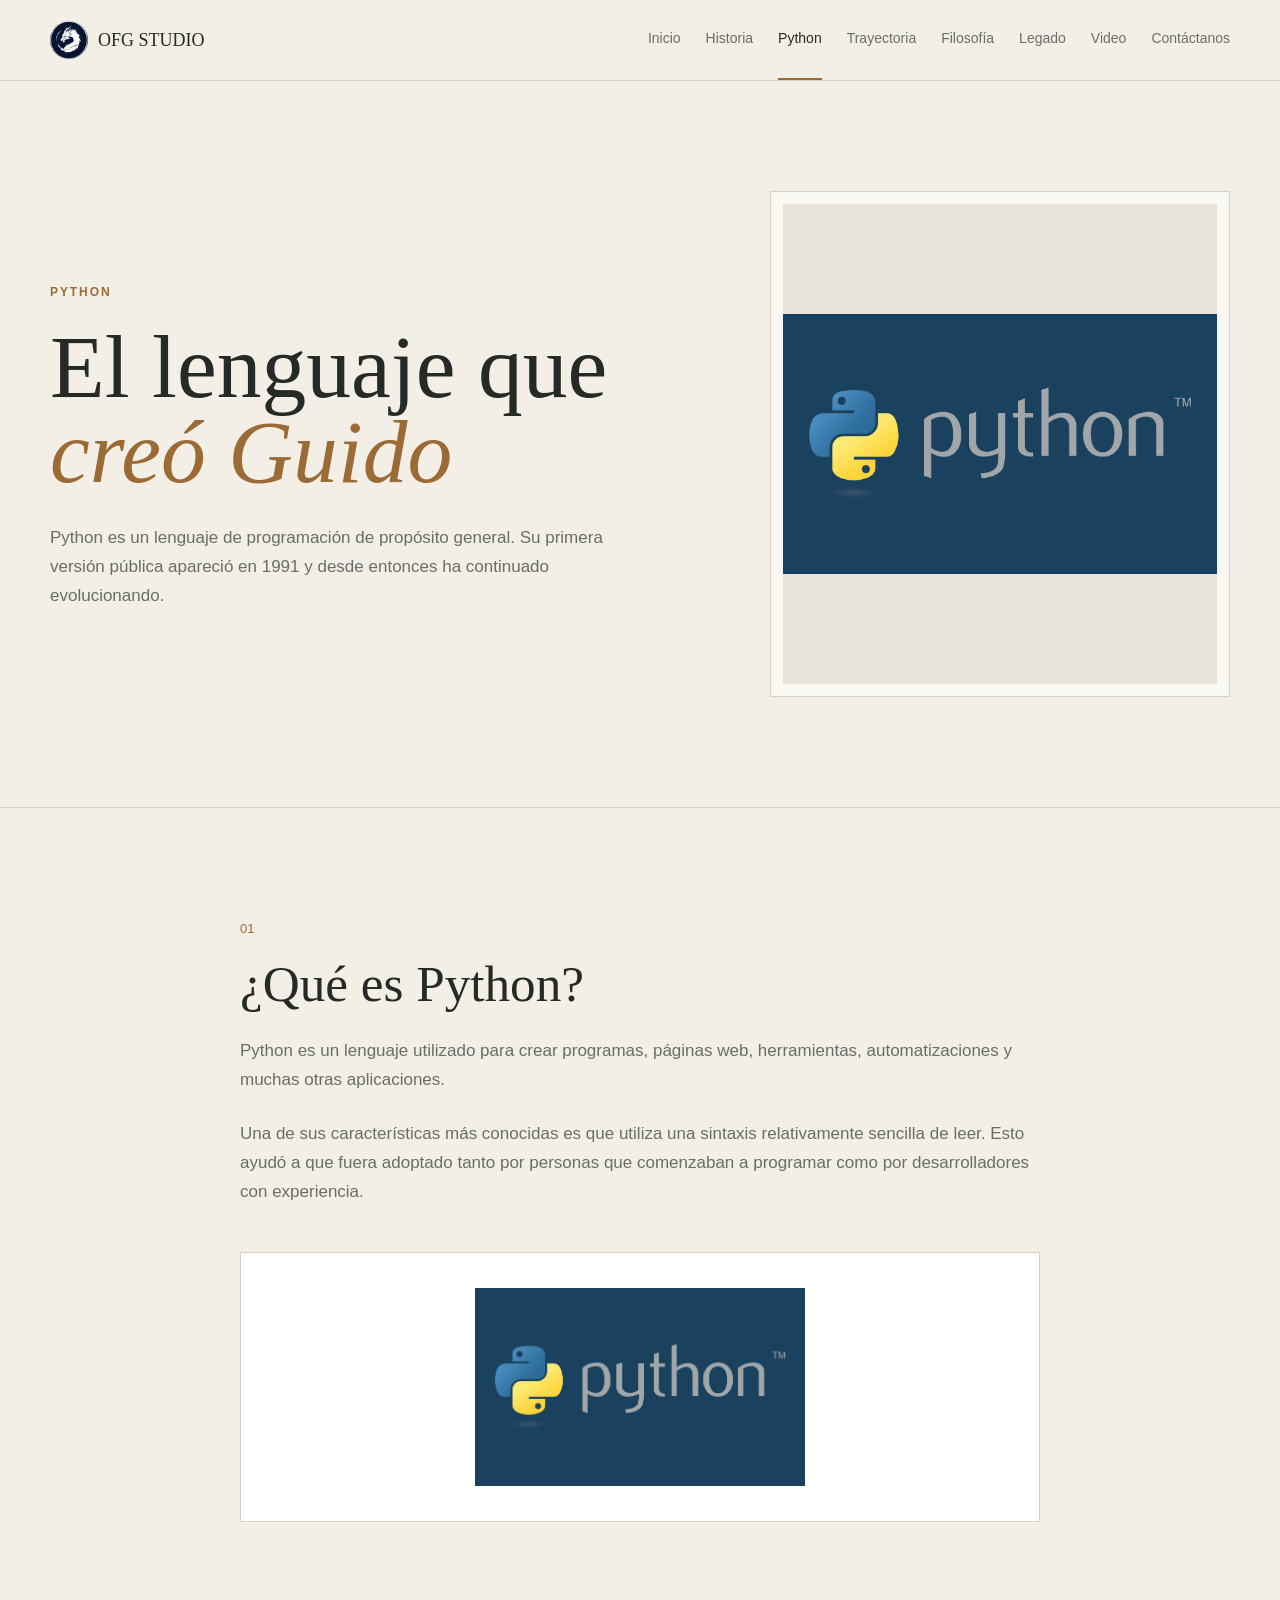
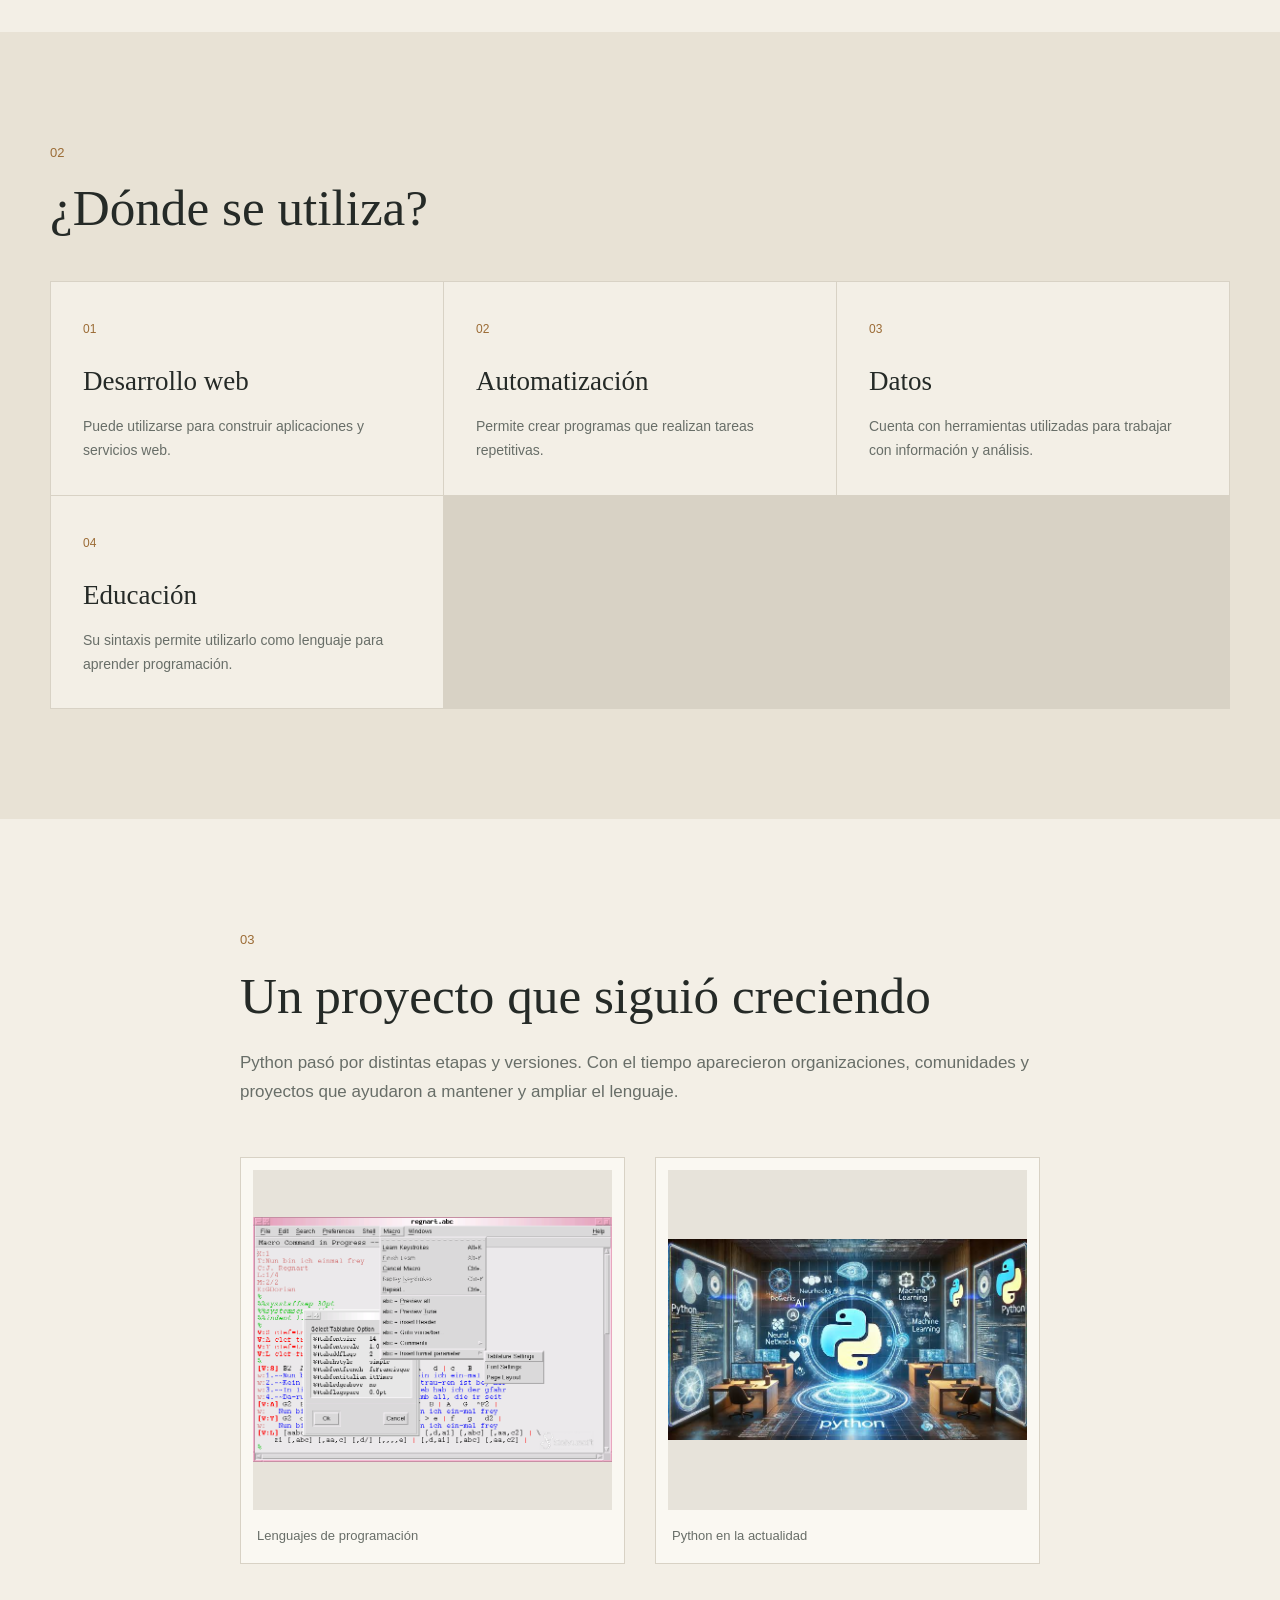
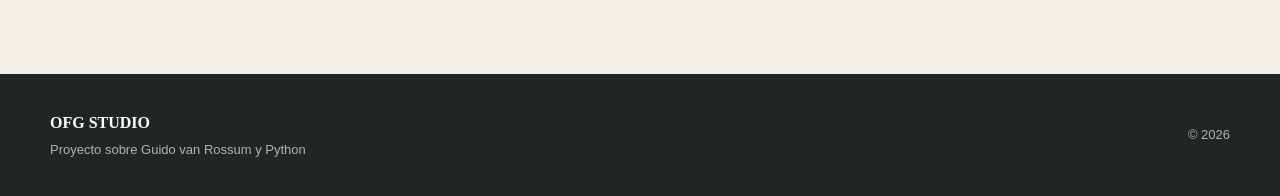
<file: python.html>
<!DOCTYPE html>
<html lang="es">
<head>
    <meta charset="UTF-8">
    <meta name="viewport" content="width=device-width, initial-scale=1.0">
    <meta name="description" content="Información sobre Python y su desarrollo.">
    <title>Python | Guido van Rossum</title>
    <link rel="stylesheet" href="styles.css">
</head>
<body>

<header class="header">
    <div class="container nav-wrap">
        <a href="index.html" class="brand">
            <img src="imagenes/logo.jpg" alt="Logo">
            <span>OFG STUDIO</span>
        </a>

        <button class="menu-button" id="menuButton">
            <span></span>
            <span></span>
            <span></span>
        </button>

        <nav id="navigation">
            <a href="index.html">Inicio</a>
            <a href="historia.html">Historia</a>
            <a href="python.html" class="active">Python</a>
            <a href="trayectoria.html">Trayectoria</a>
            <a href="filosofia.html">Filosofía</a>
            <a href="legado.html">Legado</a>
            <a href="video.html">Video</a>
            <a href="contactanos.html">Contáctanos</a>
        </nav>
    </div>
</header>

<main>

<section class="page-header">
    <div class="container page-header-grid">
        <div>
            <span class="small-title">PYTHON</span>
            <h1>El lenguaje que<br><em>creó Guido</em></h1>
            <p>
                Python es un lenguaje de programación de propósito general.
                Su primera versión pública apareció en 1991 y desde entonces
                ha continuado evolucionando.
            </p>
        </div>

        <div class="page-image contain">
            <img src="imagenes/python-logo.png" alt="Logo de Python">
        </div>
    </div>
</section>

<section class="content">
    <div class="container article">
        <span class="section-number">01</span>
        <h2>¿Qué es Python?</h2>

        <p>
            Python es un lenguaje utilizado para crear programas, páginas web,
            herramientas, automatizaciones y muchas otras aplicaciones.
        </p>

        <p>
            Una de sus características más conocidas es que utiliza una sintaxis
            relativamente sencilla de leer. Esto ayudó a que fuera adoptado tanto
            por personas que comenzaban a programar como por desarrolladores con experiencia.
        </p>

        <div class="logo-box">
            <img src="imagenes/python-logo.png" alt="Python">
        </div>
    </div>
</section>

<section class="cream-section">
    <div class="container">
        <div class="section-heading">
            <span class="section-number">02</span>
            <h2>¿Dónde se utiliza?</h2>
        </div>

        <div class="cards">
            <article class="simple-card">
                <span>01</span>
                <h3>Desarrollo web</h3>
                <p>Puede utilizarse para construir aplicaciones y servicios web.</p>
            </article>

            <article class="simple-card">
                <span>02</span>
                <h3>Automatización</h3>
                <p>Permite crear programas que realizan tareas repetitivas.</p>
            </article>

            <article class="simple-card">
                <span>03</span>
                <h3>Datos</h3>
                <p>Cuenta con herramientas utilizadas para trabajar con información y análisis.</p>
            </article>

            <article class="simple-card">
                <span>04</span>
                <h3>Educación</h3>
                <p>Su sintaxis permite utilizarlo como lenguaje para aprender programación.</p>
            </article>
        </div>
    </div>
</section>

<section class="content">
    <div class="container article">
        <span class="section-number">03</span>
        <h2>Un proyecto que siguió creciendo</h2>

        <p>
            Python pasó por distintas etapas y versiones. Con el tiempo aparecieron
            organizaciones, comunidades y proyectos que ayudaron a mantener y ampliar
            el lenguaje.
        </p>

        <div class="image-row">
            <div class="image-card">
                <img src="imagenes/abc-programming-langauge.png" alt="Lenguajes de programación">
                <span>Lenguajes de programación</span>
            </div>

            <div class="image-card">
                <img src="imagenes/actualidad.jfif" alt="Python en la actualidad">
                <span>Python en la actualidad</span>
            </div>
        </div>
    </div>
</section>

</main>

<footer>
    <div class="container footer-wrap">
        <div>
            <strong>OFG STUDIO</strong>
            <p>Proyecto sobre Guido van Rossum y Python</p>
        </div>
        <span>© 2026</span>
    </div>
</footer>

<script src="script.js"></script>
</body>
</html>
</file>
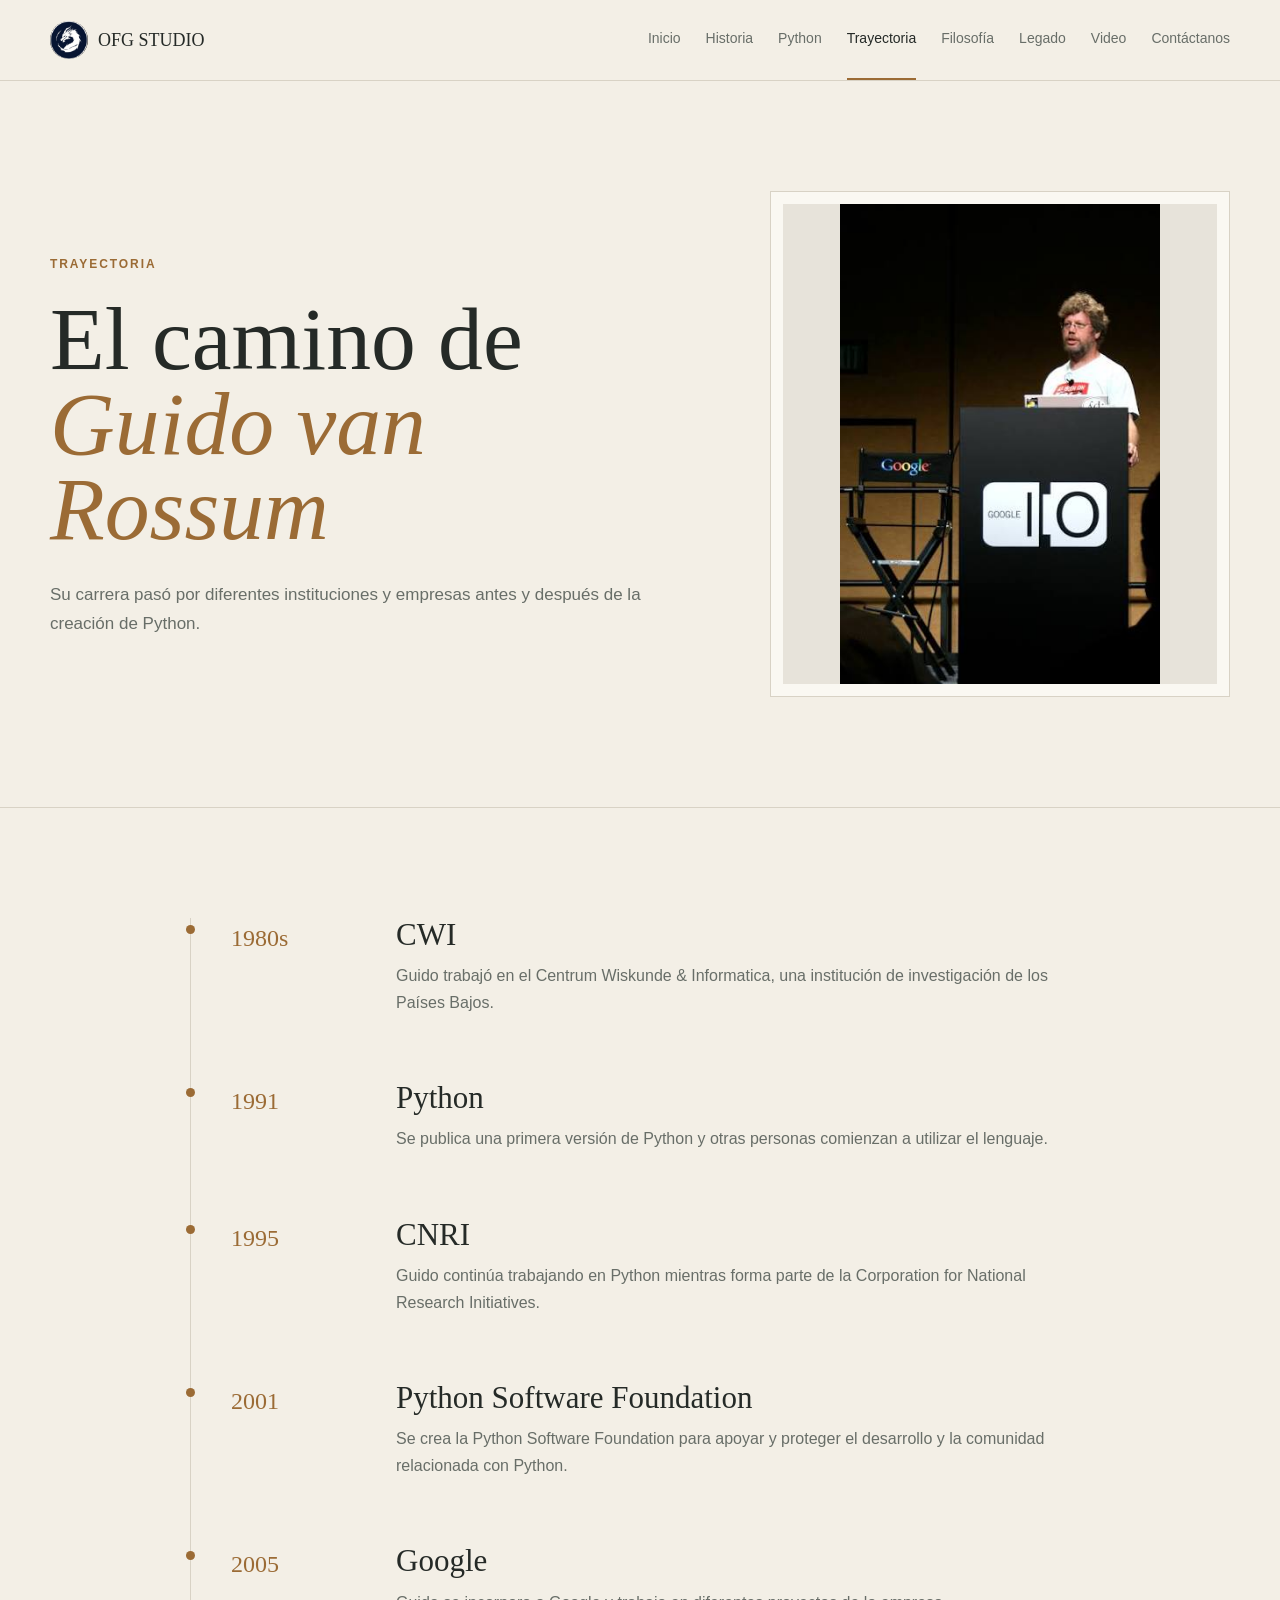
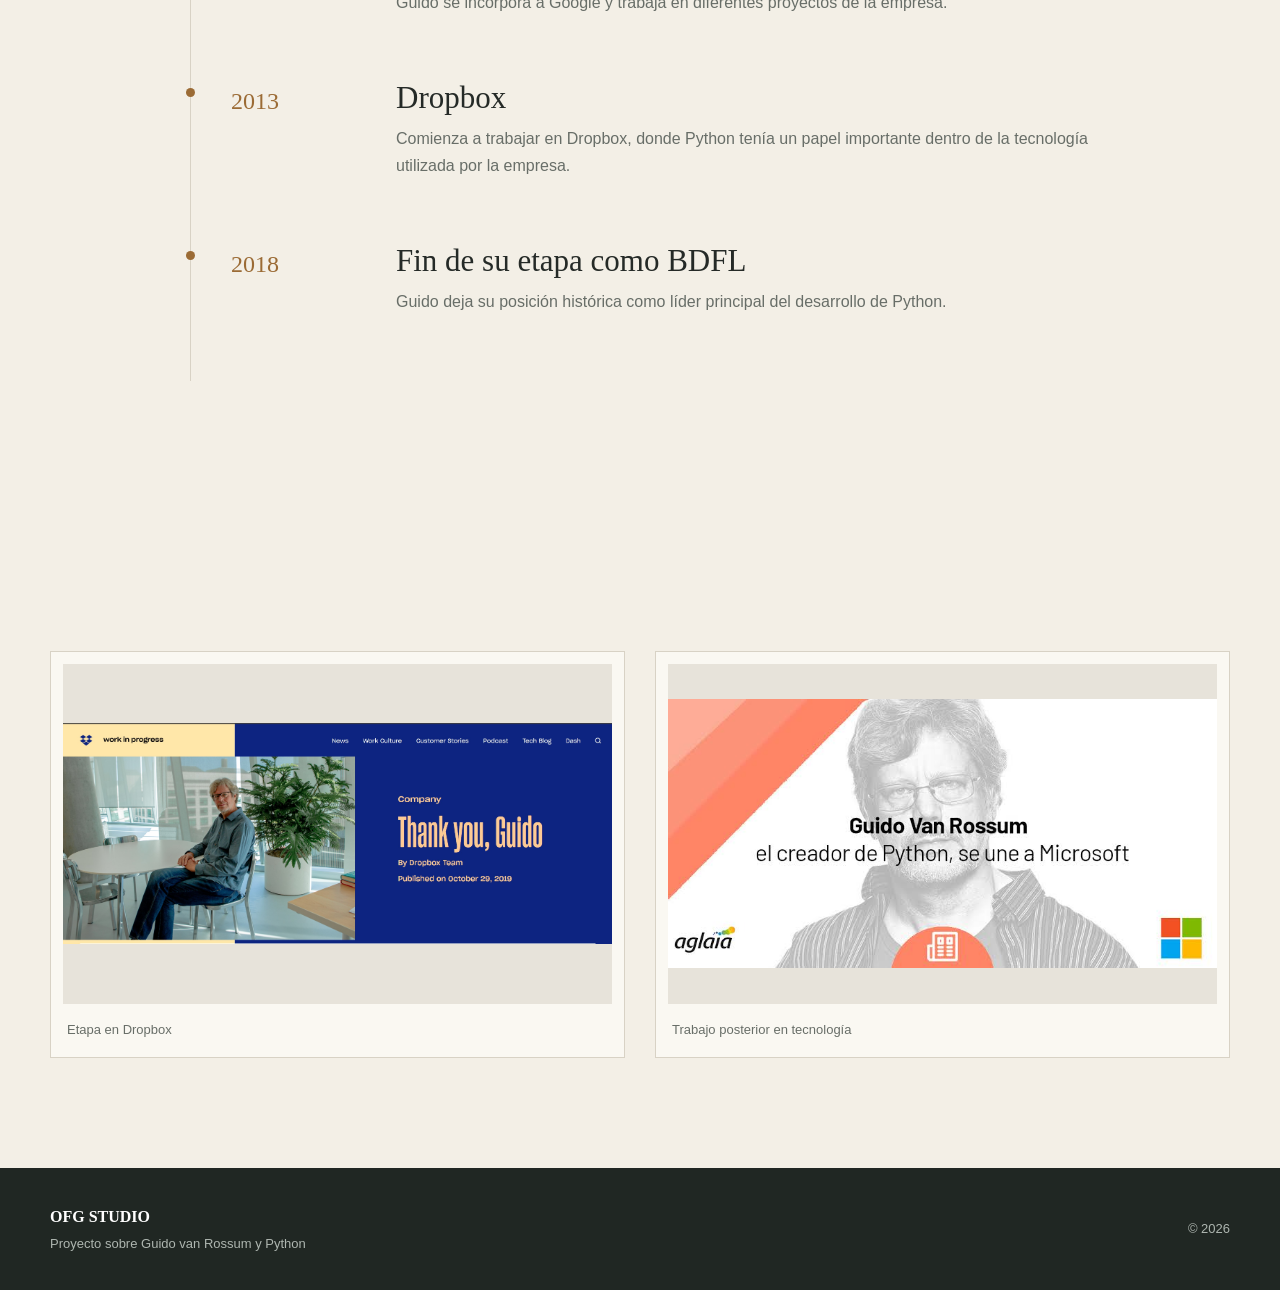
<file: trayectoria.html>
<!DOCTYPE html>
<html lang="es">
<head>
    <meta charset="UTF-8">
    <meta name="viewport" content="width=device-width, initial-scale=1.0">
    <meta name="description" content="Trayectoria profesional de Guido van Rossum.">
    <title>Trayectoria | Guido van Rossum</title>
    <link rel="stylesheet" href="styles.css">
</head>
<body>

<header class="header">
    <div class="container nav-wrap">
        <a href="index.html" class="brand">
            <img src="imagenes/logo.jpg" alt="Logo">
            <span>OFG STUDIO</span>
        </a>

        <button class="menu-button" id="menuButton">
            <span></span>
            <span></span>
            <span></span>
        </button>

        <nav id="navigation">
            <a href="index.html">Inicio</a>
            <a href="historia.html">Historia</a>
            <a href="python.html">Python</a>
            <a href="trayectoria.html" class="active">Trayectoria</a>
            <a href="filosofia.html">Filosofía</a>
            <a href="legado.html">Legado</a>
            <a href="video.html">Video</a>
            <a href="contactanos.html">Contáctanos</a>
        </nav>
    </div>
</header>

<main>

<section class="page-header">
    <div class="container page-header-grid">
        <div>
            <span class="small-title">TRAYECTORIA</span>
            <h1>El camino de<br><em>Guido van Rossum</em></h1>
            <p>
                Su carrera pasó por diferentes instituciones y empresas antes
                y después de la creación de Python.
            </p>
        </div>

        <div class="page-image">
            <img src="imagenes/guidogoogle.jfif" alt="Guido van Rossum en Google">
        </div>
    </div>
</section>

<section class="timeline-section">
    <div class="container">
        <div class="timeline">

            <article class="timeline-item">
                <span class="timeline-year">1980s</span>
                <div>
                    <h2>CWI</h2>
                    <p>
                        Guido trabajó en el Centrum Wiskunde & Informatica,
                        una institución de investigación de los Países Bajos.
                    </p>
                </div>
            </article>

            <article class="timeline-item">
                <span class="timeline-year">1991</span>
                <div>
                    <h2>Python</h2>
                    <p>
                        Se publica una primera versión de Python y otras personas
                        comienzan a utilizar el lenguaje.
                    </p>
                </div>
            </article>

            <article class="timeline-item">
                <span class="timeline-year">1995</span>
                <div>
                    <h2>CNRI</h2>
                    <p>
                        Guido continúa trabajando en Python mientras forma parte
                        de la Corporation for National Research Initiatives.
                    </p>
                </div>
            </article>

            <article class="timeline-item">
                <span class="timeline-year">2001</span>
                <div>
                    <h2>Python Software Foundation</h2>
                    <p>
                        Se crea la Python Software Foundation para apoyar y proteger
                        el desarrollo y la comunidad relacionada con Python.
                    </p>
                </div>
            </article>

            <article class="timeline-item">
                <span class="timeline-year">2005</span>
                <div>
                    <h2>Google</h2>
                    <p>
                        Guido se incorpora a Google y trabaja en diferentes proyectos
                        de la empresa.
                    </p>
                </div>
            </article>

            <article class="timeline-item">
                <span class="timeline-year">2013</span>
                <div>
                    <h2>Dropbox</h2>
                    <p>
                        Comienza a trabajar en Dropbox, donde Python tenía un papel
                        importante dentro de la tecnología utilizada por la empresa.
                    </p>
                </div>
            </article>

            <article class="timeline-item">
                <span class="timeline-year">2018</span>
                <div>
                    <h2>Fin de su etapa como BDFL</h2>
                    <p>
                        Guido deja su posición histórica como líder principal
                        del desarrollo de Python.
                    </p>
                </div>
            </article>

        </div>
    </div>
</section>

<section class="photo-section">
    <div class="container">
        <div class="image-row">
            <div class="image-card">
                <img src="imagenes/dropbox.jpg" alt="Dropbox">
                <span>Etapa en Dropbox</span>
            </div>

            <div class="image-card">
                <img src="imagenes/microsoft.jfif" alt="Microsoft">
                <span>Trabajo posterior en tecnología</span>
            </div>
        </div>
    </div>
</section>

</main>

<footer>
    <div class="container footer-wrap">
        <div>
            <strong>OFG STUDIO</strong>
            <p>Proyecto sobre Guido van Rossum y Python</p>
        </div>
        <span>© 2026</span>
    </div>
</footer>

<script src="script.js"></script>
</body>
</html>
</file>
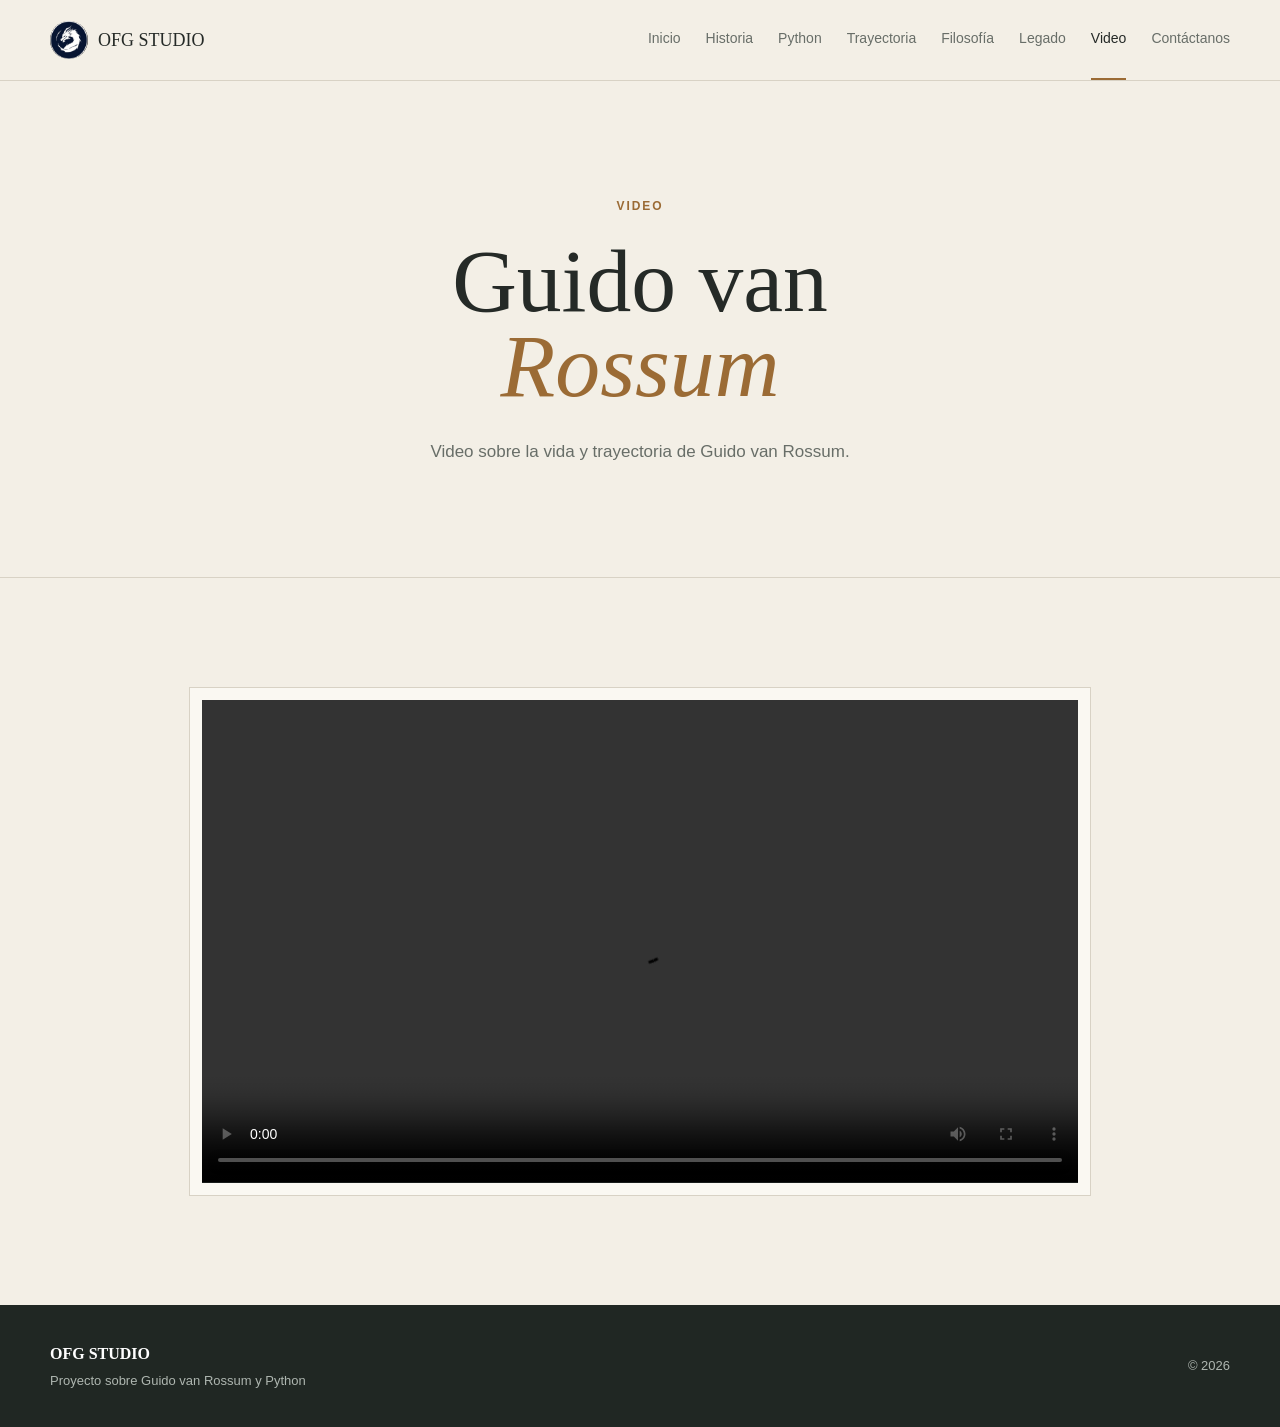
<file: video.html>
<!DOCTYPE html>
<html lang="es">
<head>
    <meta charset="UTF-8">
    <meta name="viewport" content="width=device-width, initial-scale=1.0">
    <meta name="description" content="Video sobre Guido van Rossum.">
    <title>Video | Guido van Rossum</title>
    <link rel="stylesheet" href="styles.css">
</head>
<body>

<header class="header">
    <div class="container nav-wrap">
        <a href="index.html" class="brand">
            <img src="imagenes/logo.jpg" alt="Logo">
            <span>OFG STUDIO</span>
        </a>

        <button class="menu-button" id="menuButton">
            <span></span>
            <span></span>
            <span></span>
        </button>

        <nav id="navigation">
            <a href="index.html">Inicio</a>
            <a href="historia.html">Historia</a>
            <a href="python.html">Python</a>
            <a href="trayectoria.html">Trayectoria</a>
            <a href="filosofia.html">Filosofía</a>
            <a href="legado.html">Legado</a>
            <a href="video.html" class="active">Video</a>
            <a href="contactanos.html">Contáctanos</a>
        </nav>
    </div>
</header>

<main>

<section class="page-header simple-video-header">
    <div class="container">
        <span class="small-title">VIDEO</span>
        <h1>Guido van<br><em>Rossum</em></h1>
        <p>Video sobre la vida y trayectoria de Guido van Rossum.</p>
    </div>
</section>

<section class="video-section">
    <div class="container">
        <div class="video-box">
            <video controls>
                <source src="video/video_de_guido.mp4" type="video/mp4">
            </video>

        </div>
    </div>
</section>

</main>

<footer>
    <div class="container footer-wrap">
        <div>
            <strong>OFG STUDIO</strong>
            <p>Proyecto sobre Guido van Rossum y Python</p>
        </div>
        <span>© 2026</span>
    </div>
</footer>

<script src="script.js"></script>
</body>
</html>
</file>
<file: styles.css>
:root {
    --bg: #f3efe6;
    --paper: #faf8f2;
    --dark: #202723;
    --text: #252a27;
    --muted: #686e68;
    --line: #d8d2c5;
    --accent: #9b6b35;
    --white: #ffffff;
    --serif: Georgia, "Times New Roman", serif;
    --sans: Arial, Helvetica, sans-serif;
    --max: 1180px;
}

* {
    margin: 0;
    padding: 0;
    box-sizing: border-box;
}

html {
    scroll-behavior: smooth;
}

body {
    background: var(--bg);
    color: var(--text);
    font-family: var(--sans);
    line-height: 1.7;
}

img {
    display: block;
    width: 100%;
}

a {
    color: inherit;
    text-decoration: none;
}

button {
    font-family: inherit;
}

.container {
    width: min(var(--max), calc(100% - 48px));
    margin: auto;
}

.header {
    position: sticky;
    top: 0;
    z-index: 100;
    background: rgba(243, 239, 230, .96);
    border-bottom: 1px solid var(--line);
}

.nav-wrap {
    min-height: 76px;
    display: flex;
    align-items: center;
    justify-content: space-between;
    gap: 30px;
}

.brand {
    display: flex;
    align-items: center;
    gap: 10px;
    font-family: var(--serif);
    font-size: 18px;
    white-space: nowrap;
}

.brand img {
    width: 38px;
    height: 38px;
    border-radius: 50%;
    object-fit: cover;
}

nav {
    display: flex;
    align-items: center;
    gap: 25px;
}

nav a {
    font-size: 14px;
    color: var(--muted);
    padding: 27px 0;
    border-bottom: 2px solid transparent;
    transition: .2s;
}

nav a:hover,
nav a.active {
    color: var(--text);
    border-bottom-color: var(--accent);
}

.menu-button {
    display: none;
    width: 32px;
    height: 25px;
    border: 0;
    background: transparent;
    position: relative;
    cursor: pointer;
}

.menu-button span {
    position: absolute;
    left: 0;
    width: 100%;
    height: 2px;
    background: var(--dark);
}

.menu-button span:nth-child(1) {
    top: 2px;
}

.menu-button span:nth-child(2) {
    top: 11px;
}

.menu-button span:nth-child(3) {
    top: 20px;
}

.home {
    min-height: 680px;
    display: flex;
    align-items: center;
    padding: 90px 0;
}

.home-grid,
.page-header-grid {
    display: grid;
    grid-template-columns: 1fr 460px;
    gap: 90px;
    align-items: center;
}

.small-title {
    display: inline-block;
    color: var(--accent);
    font-size: 12px;
    font-weight: bold;
    letter-spacing: .16em;
    margin-bottom: 22px;
}

.home h1,
.page-header h1 {
    font-family: var(--serif);
    font-size: clamp(55px, 7vw, 92px);
    font-weight: 400;
    line-height: .95;
    margin-bottom: 30px;
}

.home h1 em,
.page-header h1 em {
    color: var(--accent);
    font-style: italic;
}

.home-text p,
.page-header p {
    max-width: 600px;
    color: var(--muted);
    font-size: 17px;
}

.home-buttons {
    display: flex;
    align-items: center;
    gap: 28px;
    margin-top: 35px;
}

.button {
    background: var(--dark);
    color: white;
    padding: 13px 22px;
    font-size: 14px;
}

.text-link {
    font-size: 14px;
    border-bottom: 1px solid var(--text);
    padding-bottom: 3px;
}

.home-image {
    position: relative;
}

.image-paper {
    background: var(--paper);
    border: 1px solid var(--line);
    padding: 14px;
    transform: rotate(2deg);
    box-shadow: 12px 14px 0 rgba(32, 39, 35, .06);
}

.image-paper img {
    aspect-ratio: 4 / 5;
    object-fit: contain;
    background: #e8e4db;
}

.image-caption {
    display: block;
    margin-top: 20px;
    color: var(--muted);
    font-size: 12px;
    text-align: right;
}

.intro,
.content,
.photo-section,
.quick-links,
.cream-section,
.timeline-section,
.contact-section,
.video-section {
    padding: 110px 0;
}

.intro,
.dark-section {
    border-top: 1px solid var(--line);
    border-bottom: 1px solid var(--line);
}

.two-columns {
    display: grid;
    grid-template-columns: 1fr 1fr;
    gap: 80px;
}

.section-number {
    display: block;
    color: var(--accent);
    font-size: 13px;
    margin-bottom: 16px;
}

h2 {
    font-family: var(--serif);
    font-size: clamp(34px, 4vw, 52px);
    font-weight: 400;
    line-height: 1.1;
}

.article {
    max-width: 800px;
}

.article p {
    color: var(--muted);
    margin-top: 25px;
    font-size: 17px;
}

.section-heading {
    margin-bottom: 45px;
}

.featured-photo {
    margin-top: 50px;
    background: var(--paper);
    border: 1px solid var(--line);
    padding: 12px;
    position: relative;
}

.featured-photo img {
    max-height: 600px;
    object-fit: contain;
    background: #e8e4db;
}

.photo-note {
    padding: 15px 5px 5px;
    display: flex;
    justify-content: space-between;
    gap: 20px;
}

.photo-note strong {
    font-family: var(--serif);
    font-size: 22px;
}

.photo-note span {
    color: var(--muted);
    font-size: 13px;
}

.cards {
    display: grid;
    grid-template-columns: repeat(3, 1fr);
    gap: 1px;
    background: var(--line);
    border: 1px solid var(--line);
}

.simple-card {
    background: var(--bg);
    padding: 32px;
    min-height: 190px;
    transition: .2s;
}

.simple-card:hover {
    background: var(--paper);
}

.simple-card span {
    color: var(--accent);
    font-size: 12px;
}

.simple-card h3 {
    font-family: var(--serif);
    font-size: 27px;
    font-weight: 400;
    margin: 18px 0 10px;
}

.simple-card p {
    color: var(--muted);
    font-size: 14px;
}

.page-header {
    padding: 110px 0;
    border-bottom: 1px solid var(--line);
}

.page-image {
    background: var(--paper);
    border: 1px solid var(--line);
    padding: 12px;
}

.page-image img {
    height: 480px;
    object-fit: contain;
    background: #e7e3da;
}

.page-image:not(.contain) img {
    object-fit: contain;
}

.image-row {
    display: grid;
    grid-template-columns: 1fr 1fr;
    gap: 30px;
    margin-top: 50px;
}

.image-card {
    background: var(--paper);
    border: 1px solid var(--line);
    padding: 12px;
}

.image-card img {
    height: 340px;
    object-fit: contain;
    background: #e7e3da;
}

.image-card span {
    display: block;
    padding: 15px 4px 4px;
    color: var(--muted);
    font-size: 13px;
}

.dark-section {
    background: var(--dark);
    color: white;
    padding: 100px 0;
}

.dark-section h2 {
    color: white;
}

.dark-section p {
    color: #c7cdc7;
    margin-bottom: 20px;
}

.cream-section {
    background: #e8e2d5;
}

.logo-box {
    margin-top: 45px;
    background: white;
    border: 1px solid var(--line);
    padding: 35px;
}

.logo-box img {
    max-width: 330px;
    max-height: 220px;
    object-fit: contain;
    margin: auto;
}

.quote-box {
    margin-top: 40px;
    padding: 30px;
    border-left: 3px solid var(--accent);
    background: var(--paper);
}

.quote-box p {
    margin: 0;
}

.timeline {
    max-width: 900px;
    margin: auto;
    border-left: 1px solid var(--line);
}

.timeline-item {
    display: grid;
    grid-template-columns: 130px 1fr;
    gap: 35px;
    padding: 0 0 65px 40px;
    position: relative;
}

.timeline-item::before {
    content: "";
    position: absolute;
    width: 9px;
    height: 9px;
    background: var(--accent);
    border-radius: 50%;
    left: -5px;
    top: 7px;
}

.timeline-year {
    color: var(--accent);
    font-family: var(--serif);
    font-size: 24px;
}

.timeline-item h2 {
    font-size: 31px;
    margin-bottom: 10px;
}

.timeline-item p {
    color: var(--muted);
}

.simple-video-header {
    text-align: center;
}

.simple-video-header .container {
    max-width: 800px;
}

.simple-video-header p {
    margin: auto;
}

.video-box {
    max-width: 900px;
    margin: auto;
    position: relative;
    background: #191d1b;
    border: 12px solid var(--paper);
    box-shadow: 0 0 0 1px var(--line);
    aspect-ratio: 16 / 9;
}

.video-box video {
    width: 100%;
    height: 100%;
    display: block;
    object-fit: contain;
}

.video-placeholder {
    position: absolute;
    inset: 0;
    display: flex;
    flex-direction: column;
    align-items: center;
    justify-content: center;
    color: #ddd;
    pointer-events: none;
    background: rgba(25, 29, 27, .92);
}

.video-placeholder span {
    font-family: var(--serif);
    font-size: 38px;
    color: var(--accent);
}

.video-placeholder p {
    color: #ddd;
    margin-top: 8px;
}

.contact-grid {
    display: grid;
    grid-template-columns: repeat(2, 1fr);
    gap: 15px;
    max-width: 900px;
    margin: auto;
}

.contact-item {
    background: var(--paper);
    border: 1px solid var(--line);
    padding: 30px;
    min-height: 150px;
    transition: .2s;
}

.contact-item:hover {
    transform: translateY(-3px);
    border-color: var(--accent);
}

.contact-item span {
    display: block;
    color: var(--accent);
    font-size: 12px;
    margin-bottom: 15px;
}

.contact-item strong {
    display: block;
    font-family: var(--serif);
    font-size: 27px;
    font-weight: 400;
}

.contact-item small {
    display: block;
    color: var(--muted);
    margin-top: 8px;
}

.contact-bottom {
    border-top: 1px solid var(--line);
}

footer {
    background: var(--dark);
    color: white;
    padding: 35px 0;
}

.footer-wrap {
    display: flex;
    justify-content: space-between;
    align-items: center;
    gap: 30px;
}

.footer-wrap strong {
    color: white;
    font-family: var(--serif);
}

.footer-wrap p {
    color: #aeb6b0;
    font-size: 13px;
    margin-top: 3px;
}

.footer-wrap > span {
    color: #aeb6b0;
    font-size: 13px;
}

@media (max-width: 950px) {
    .home-grid,
    .page-header-grid {
        grid-template-columns: 1fr;
        gap: 50px;
    }

    .home-image {
        max-width: 500px;
        margin: auto;
    }

    nav {
        gap: 14px;
    }

    nav a {
        font-size: 12px;
    }

    .cards {
        grid-template-columns: 1fr 1fr;
    }
}

@media (max-width: 780px) {
    .container {
        width: min(100% - 32px, var(--max));
    }

    .nav-wrap {
        min-height: 65px;
    }

    .menu-button {
        display: block;
    }

    nav {
        display: none;
        position: absolute;
        top: 65px;
        left: 0;
        right: 0;
        background: var(--bg);
        border-bottom: 1px solid var(--line);
        padding: 20px 25px;
        flex-direction: column;
        align-items: stretch;
        gap: 0;
    }

    nav.open {
        display: flex;
    }

    nav a {
        padding: 13px 0;
        border-bottom: 1px solid var(--line);
    }

    .home,
    .page-header {
        padding: 70px 0;
    }

    .home h1,
    .page-header h1 {
        font-size: 58px;
    }

    .two-columns,
    .image-row,
    .contact-grid {
        grid-template-columns: 1fr;
        gap: 40px;
    }

    .cards {
        grid-template-columns: 1fr;
    }

    .intro,
    .content,
    .photo-section,
    .quick-links,
    .cream-section,
    .timeline-section,
    .contact-section,
    .video-section {
        padding: 75px 0;
    }

    .page-image img {
        height: auto;
        max-height: 450px;
    }

    .image-card img {
        height: auto;
        max-height: 400px;
    }

    .timeline-item {
        grid-template-columns: 80px 1fr;
        gap: 20px;
        padding-left: 25px;
    }

    .timeline-year {
        font-size: 18px;
    }

    .timeline-item h2 {
        font-size: 25px;
    }

    .footer-wrap {
        align-items: flex-start;
        flex-direction: column;
    }
}

@media (max-width: 500px) {
    .home h1,
    .page-header h1 {
        font-size: 48px;
    }

    .home-buttons {
        align-items: flex-start;
        flex-direction: column;
        gap: 20px;
    }

    .video-box {
        border-width: 6px;
    }
}
</file>
